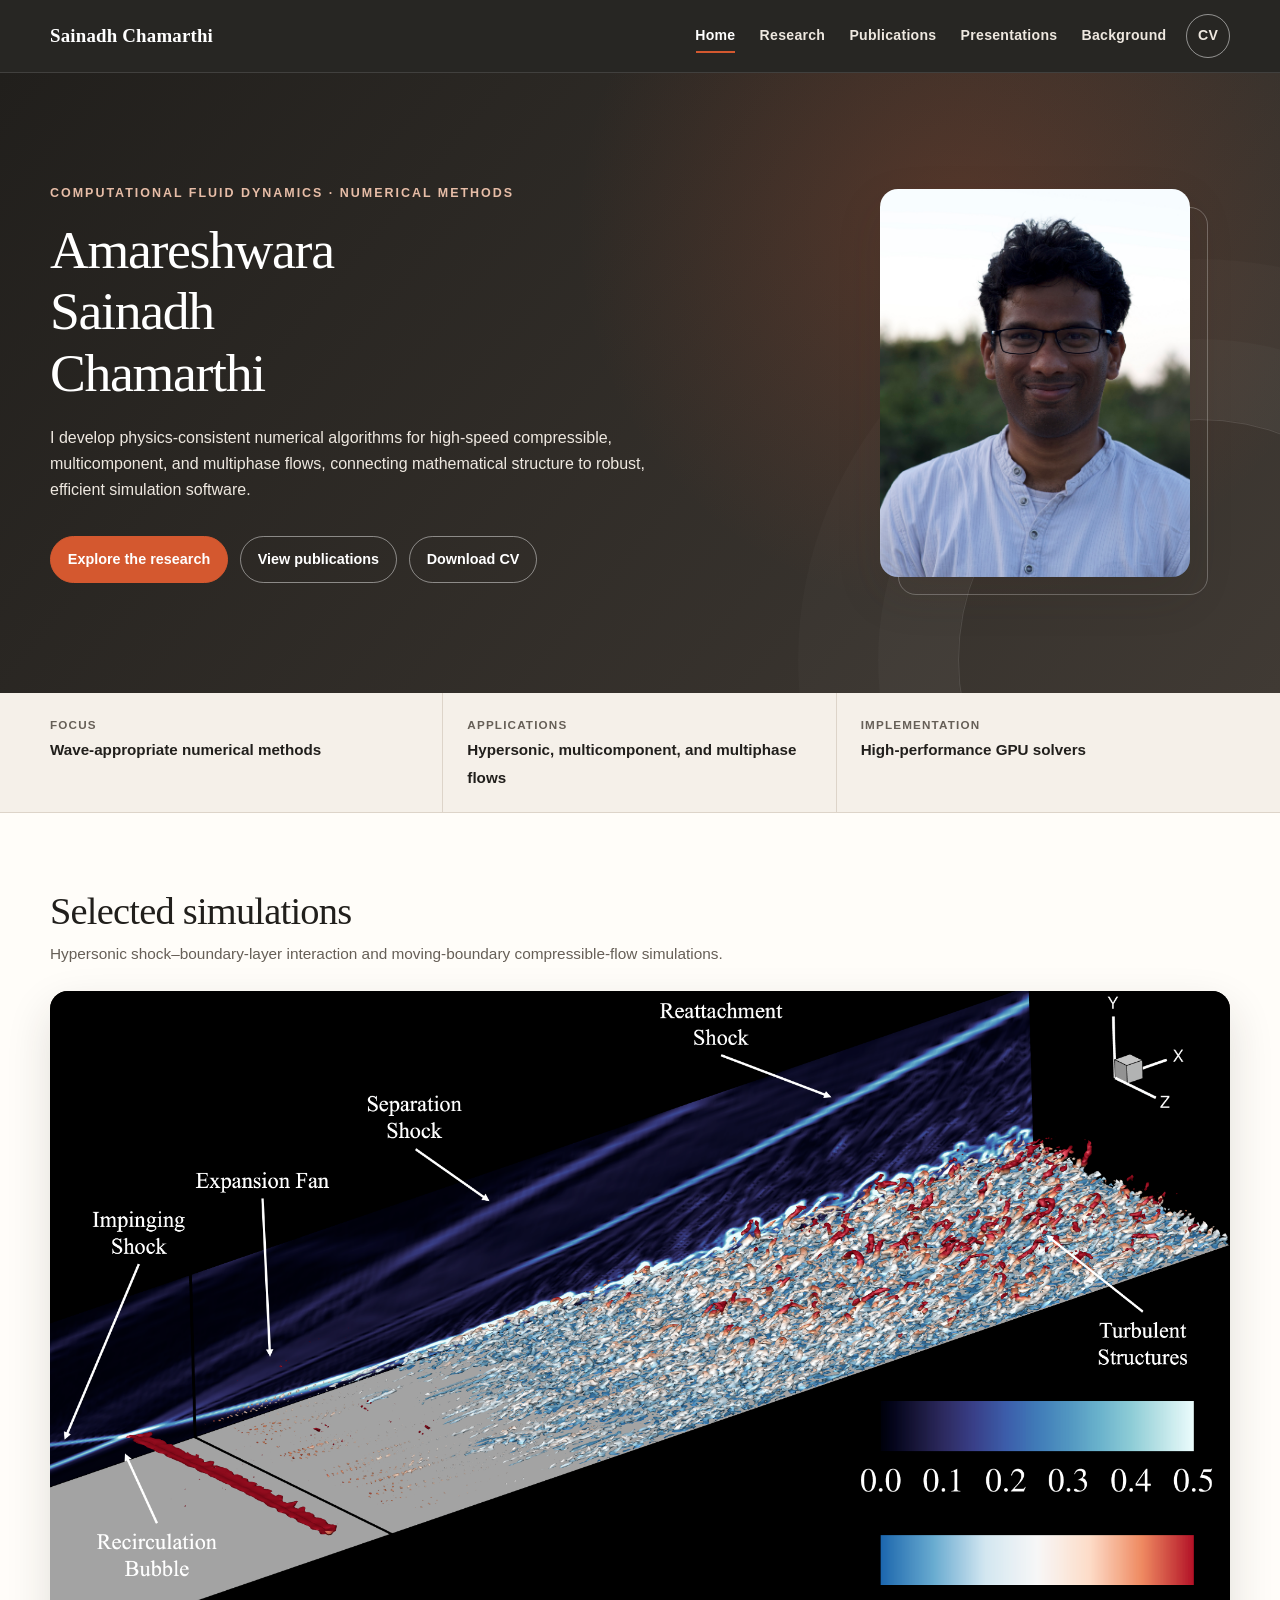
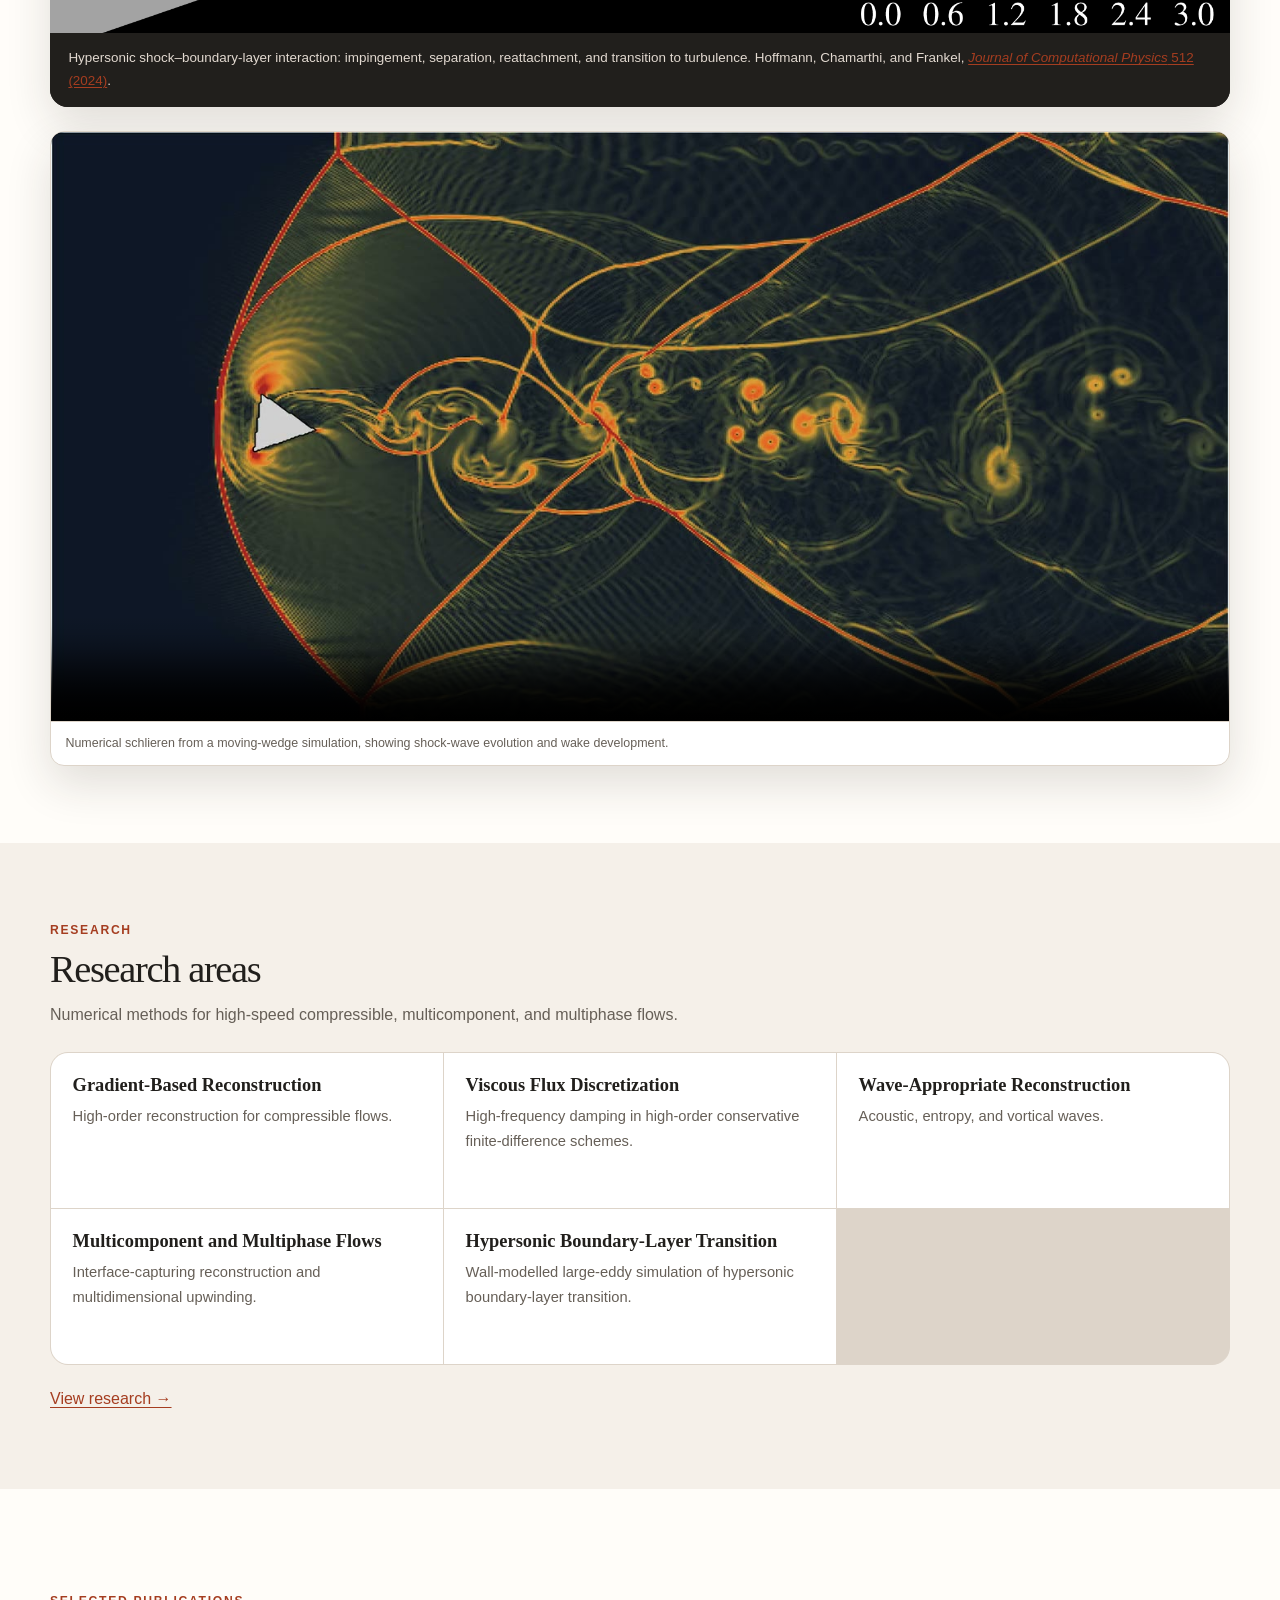
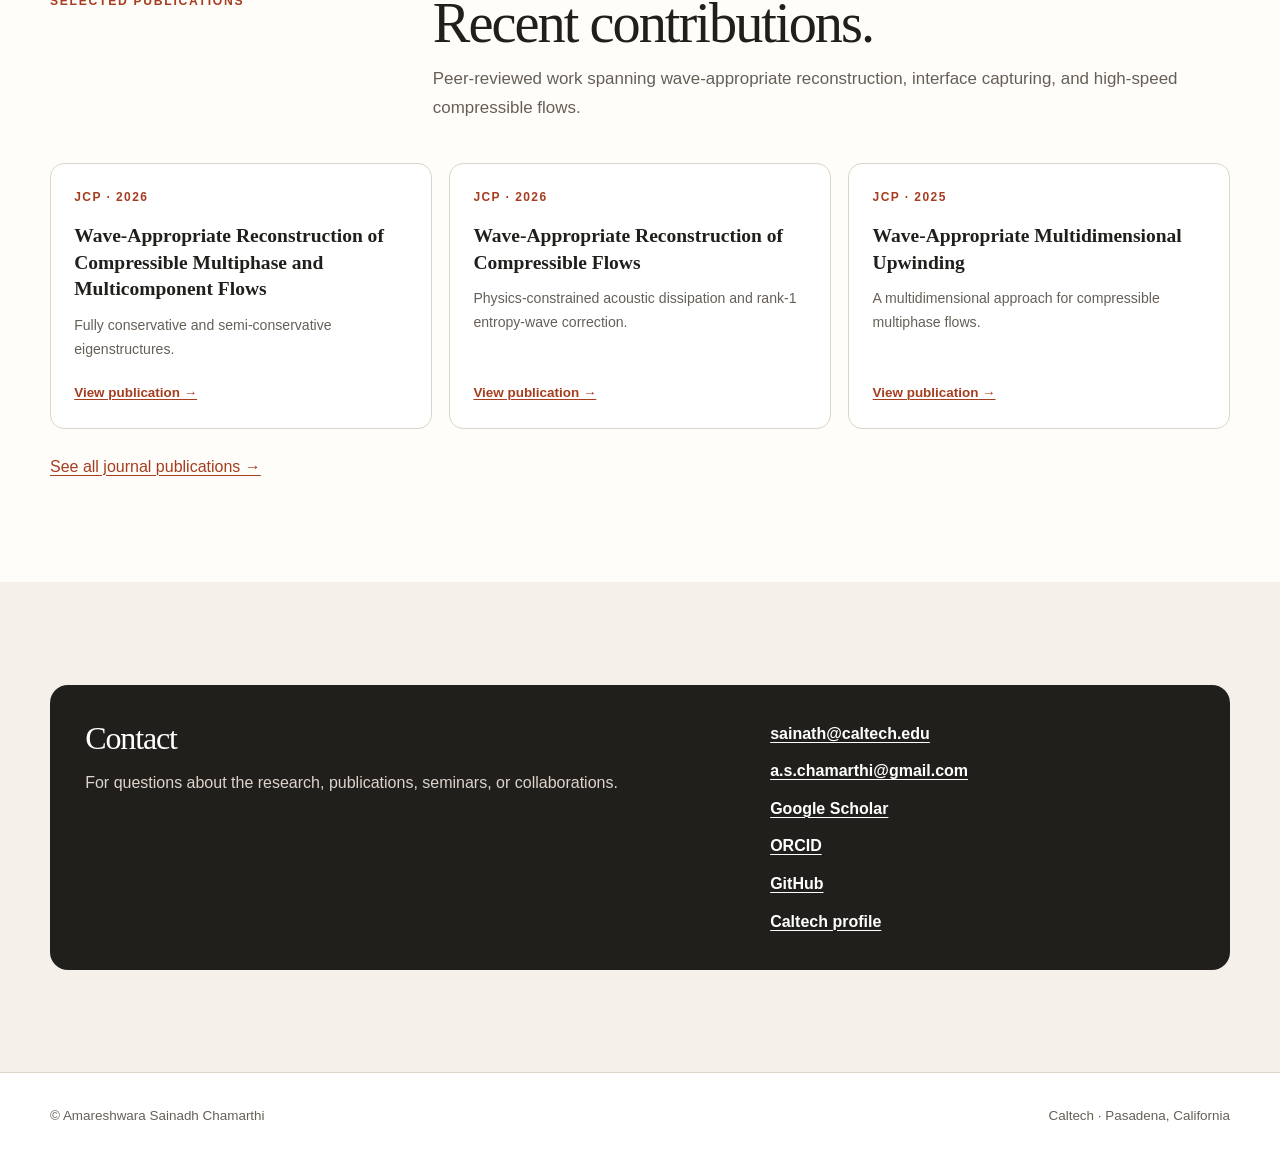
<file: index.html>
<!doctype html>
<html lang="en">
<head>
  <meta charset="utf-8">
  <meta name="viewport" content="width=device-width, initial-scale=1">
  <meta name="description" content="Amareshwara Sainadh Chamarthi - computational fluid dynamics, wave-appropriate numerical methods, hypersonic flows, and high-performance scientific computing.">
  <title>Sainadh Chamarthi | Computational Scientist</title>
  <link rel="stylesheet" href="styles.css?v=20260904c">
</head>
<body>
  <a class="skip-link" href="#main">Skip to main content</a>
  <header class="site-header">
    <div class="nav-shell">
      <a class="brand" href="index.html">Sainadh Chamarthi</a>
      <nav class="site-nav" aria-label="Primary navigation">
        <a href="index.html" aria-current="page">Home</a>
        <a href="research.html">Research</a>
        <a href="publications.html">Publications</a>
        <a href="presentations.html">Presentations</a>
        <a href="background.html">Background</a>
        <a class="nav-cv" href="assets/Sainath_Chamarthi_CV.pdf">CV</a>
      </nav>
    </div>
  </header>

  <main id="main">
    <section class="hero">
      <div class="container hero-grid">
        <div>
          <p class="eyebrow">Computational fluid dynamics · Numerical methods</p>
          <h1>Amareshwara Sainadh Chamarthi</h1>
          <p class="hero-lede">I develop physics-consistent numerical algorithms for high-speed compressible, multicomponent, and multiphase flows, connecting mathematical structure to robust, efficient simulation software.</p>
          <div class="hero-actions">
            <a class="button primary" href="research.html">Explore the research</a>
            <a class="button" href="publications.html">View publications</a>
            <a class="button" href="assets/Sainath_Chamarthi_CV.pdf">Download CV</a>
          </div>
        </div>
        <figure class="profile-card">
          <img src="assets/profile.jpg" alt="Portrait of Amareshwara Sainadh Chamarthi">
        </figure>
      </div>
    </section>

    <div class="status-strip">
      <div class="container status-grid">
        <div class="status-item"><span class="status-label">Focus</span><span class="status-value">Wave-appropriate numerical methods</span></div>
        <div class="status-item"><span class="status-label">Applications</span><span class="status-value">Hypersonic, multicomponent, and multiphase flows</span></div>
        <div class="status-item"><span class="status-label">Implementation</span><span class="status-value">High-performance GPU solvers</span></div>
      </div>
    </div>

    <section class="section featured-simulations">
      <div class="container">
        <div class="featured-simulations-head">
          <h2>Selected simulations</h2>
          <p>Hypersonic shock–boundary-layer interaction and moving-boundary compressible-flow simulations.</p>
        </div>
        <figure class="feature-figure">
          <img src="assets/hypersonic-transition.png" alt="Three-dimensional visualization of a hypersonic shock-boundary-layer interaction and transition to turbulence">
          <figcaption>Hypersonic shock–boundary-layer interaction: impingement, separation, reattachment, and transition to turbulence. Hoffmann, Chamarthi, and Frankel, <a href="https://doi.org/10.1016/j.jcp.2024.113128"><em>Journal of Computational Physics</em> 512 (2024)</a>.</figcaption>
        </figure>
        <figure class="chapter-figure solver-video homepage-simulation">
          <video controls muted loop playsinline preload="metadata" poster="assets/moving-wedge-poster.jpg" aria-label="Numerical schlieren animation of a moving wedge in compressible flow">
            <source src="assets/moving-wedge-schlieren.mp4" type="video/mp4">
            Your browser does not support embedded video.
          </video>
          <figcaption>Numerical schlieren from a moving-wedge simulation, showing shock-wave evolution and wake development.</figcaption>
        </figure>
      </div>
    </section>

    <section class="section alt research-summary">
      <div class="container">
        <div class="section-head">
          <p class="section-kicker">Research</p>
          <div>
            <h2>Research areas</h2>
            <p class="section-intro">Numerical methods for high-speed compressible, multicomponent, and multiphase flows.</p>
          </div>
        </div>
        <div class="story-grid">
          <article class="story-step"><h3>Gradient-Based Reconstruction</h3><p>High-order reconstruction for compressible flows.</p></article>
          <article class="story-step"><h3>Viscous Flux Discretization</h3><p>High-frequency damping in high-order conservative finite-difference schemes.</p></article>
          <article class="story-step"><h3>Wave-Appropriate Reconstruction</h3><p>Acoustic, entropy, and vortical waves.</p></article>
          <article class="story-step"><h3>Multicomponent and Multiphase Flows</h3><p>Interface-capturing reconstruction and multidimensional upwinding.</p></article>
          <article class="story-step"><h3>Hypersonic Boundary-Layer Transition</h3><p>Wall-modelled large-eddy simulation of hypersonic boundary-layer transition.</p></article>
        </div>
        <div style="margin-top:1.25rem"><a href="research.html">View research →</a></div>
      </div>
    </section>

    <section class="section">
      <div class="container">
        <div class="section-head">
          <p class="section-kicker">Selected publications</p>
          <div>
            <h2>Recent contributions.</h2>
            <p class="section-intro">Peer-reviewed work spanning wave-appropriate reconstruction, interface capturing, and high-speed compressible flows.</p>
          </div>
        </div>
        <div class="card-grid">
          <article class="pub-card"><span class="pub-year">JCP · 2026</span><h3>Wave-Appropriate Reconstruction of Compressible Multiphase and Multicomponent Flows</h3><p>Fully conservative and semi-conservative eigenstructures.</p><a href="https://doi.org/10.1016/j.jcp.2026.115314">View publication →</a></article>
          <article class="pub-card"><span class="pub-year">JCP · 2026</span><h3>Wave-Appropriate Reconstruction of Compressible Flows</h3><p>Physics-constrained acoustic dissipation and rank-1 entropy-wave correction.</p><a href="https://doi.org/10.1016/j.jcp.2026.115244">View publication →</a></article>
          <article class="pub-card"><span class="pub-year">JCP · 2025</span><h3>Wave-Appropriate Multidimensional Upwinding</h3><p>A multidimensional approach for compressible multiphase flows.</p><a href="https://doi.org/10.1016/j.jcp.2025.114157">View publication →</a></article>
        </div>
        <div style="margin-top:1.5rem"><a href="publications.html">See all journal publications →</a></div>
      </div>
    </section>

    <section class="section alt">
      <div class="container contact-panel">
        <div>
          <h2>Contact</h2>
          <p>For questions about the research, publications, seminars, or collaborations.</p>
        </div>
        <div class="contact-links">
          <a href="mailto:sainath@caltech.edu">sainath@caltech.edu</a>
          <a href="mailto:a.s.chamarthi@gmail.com">a.s.chamarthi@gmail.com</a>
          <a href="https://scholar.google.com/citations?user=FzmlT60AAAAJ&amp;hl=en">Google Scholar</a>
          <a href="https://orcid.org/0000-0003-4407-3159">ORCID</a>
          <a href="https://github.com/aschamarthi">GitHub</a>
          <a href="https://mce.caltech.edu/people/amareshwara-sainadh-chamarthi">Caltech profile</a>
        </div>
      </div>
    </section>
  </main>

  <footer class="site-footer"><div class="container footer-grid"><span>© Amareshwara Sainadh Chamarthi</span><span>Caltech · Pasadena, California</span></div></footer>
</body>
</html>
</file>
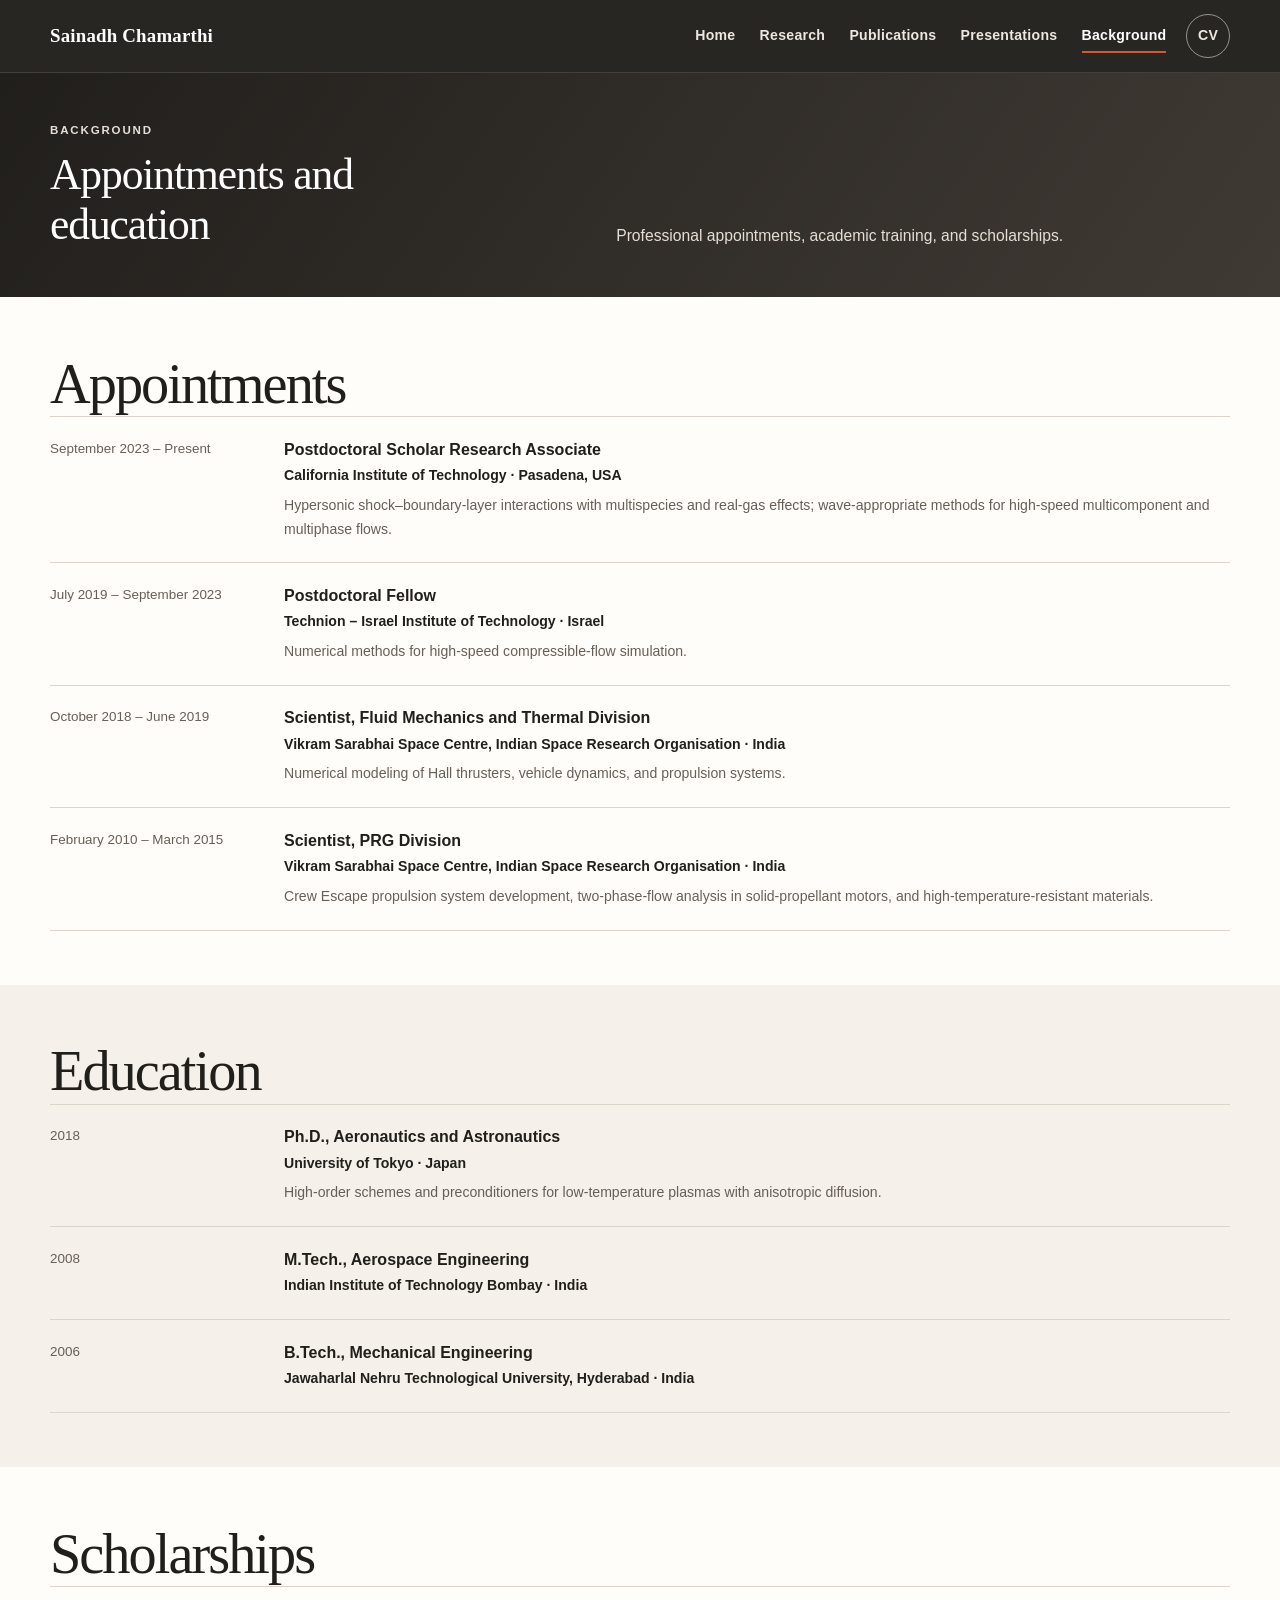
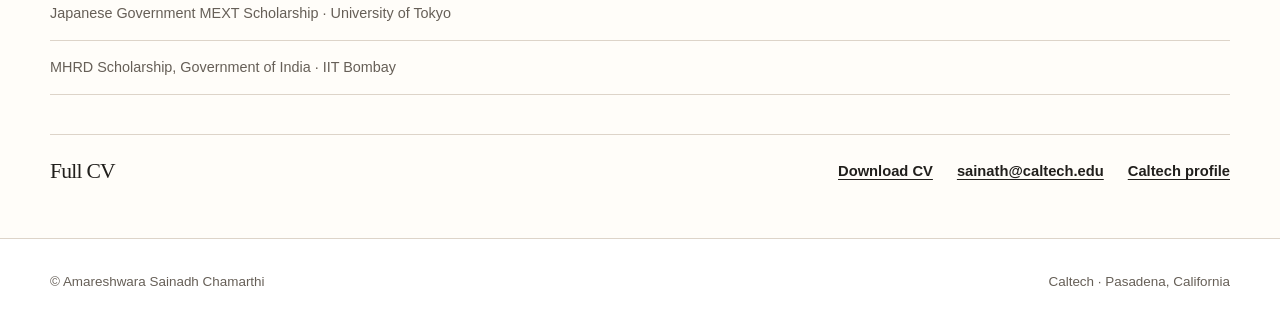
<file: background.html>
<!doctype html>
<html lang="en">
<head>
  <meta charset="utf-8"><meta name="viewport" content="width=device-width, initial-scale=1">
  <meta name="description" content="Appointments, education, and professional background of computational scientist Amareshwara Sainadh Chamarthi.">
  <title>Background | Sainadh Chamarthi</title><link rel="stylesheet" href="styles.css?v=20260904c">
</head>
<body>
  <a class="skip-link" href="#main">Skip to main content</a>
  <header class="site-header"><div class="nav-shell"><a class="brand" href="index.html">Sainadh Chamarthi</a><nav class="site-nav" aria-label="Primary navigation"><a href="index.html">Home</a><a href="research.html">Research</a><a href="publications.html">Publications</a><a href="presentations.html">Presentations</a><a href="background.html" aria-current="page">Background</a><a class="nav-cv" href="assets/Sainath_Chamarthi_CV.pdf">CV</a></nav></div></header>
  <main id="main">
    <section class="page-hero background-page-hero"><div class="container background-hero-grid">
      <div><p class="eyebrow">Background</p><h1>Appointments and education</h1></div>
      <p class="background-hero-summary">Professional appointments, academic training, and scholarships.</p>
    </div></section>
    <section class="section background-section"><div class="container"><h2 class="background-section-title">Appointments</h2>
      <div class="background-list">
        <article class="background-item"><div class="background-date">September 2023 – Present</div><div><h3>Postdoctoral Scholar Research Associate</h3><p class="background-org">California Institute of Technology · Pasadena, USA</p><p>Hypersonic shock–boundary-layer interactions with multispecies and real-gas effects; wave-appropriate methods for high-speed multicomponent and multiphase flows.</p></div></article>
        <article class="background-item"><div class="background-date">July 2019 – September 2023</div><div><h3>Postdoctoral Fellow</h3><p class="background-org">Technion – Israel Institute of Technology · Israel</p><p>Numerical methods for high-speed compressible-flow simulation.</p></div></article>
        <article class="background-item"><div class="background-date">October 2018 – June 2019</div><div><h3>Scientist, Fluid Mechanics and Thermal Division</h3><p class="background-org">Vikram Sarabhai Space Centre, Indian Space Research Organisation · India</p><p>Numerical modeling of Hall thrusters, vehicle dynamics, and propulsion systems.</p></div></article>
        <article class="background-item"><div class="background-date">February 2010 – March 2015</div><div><h3>Scientist, PRG Division</h3><p class="background-org">Vikram Sarabhai Space Centre, Indian Space Research Organisation · India</p><p>Crew Escape propulsion system development, two-phase-flow analysis in solid-propellant motors, and high-temperature-resistant materials.</p></div></article>
      </div>
    </div></section>
    <section class="section alt background-section"><div class="container"><h2 class="background-section-title">Education</h2>
      <div class="background-list">
        <article class="background-item"><div class="background-date">2018</div><div><h3>Ph.D., Aeronautics and Astronautics</h3><p class="background-org">University of Tokyo · Japan</p><p>High-order schemes and preconditioners for low-temperature plasmas with anisotropic diffusion.</p></div></article>
        <article class="background-item"><div class="background-date">2008</div><div><h3>M.Tech., Aerospace Engineering</h3><p class="background-org">Indian Institute of Technology Bombay · India</p></div></article>
        <article class="background-item"><div class="background-date">2006</div><div><h3>B.Tech., Mechanical Engineering</h3><p class="background-org">Jawaharlal Nehru Technological University, Hyderabad · India</p></div></article>
      </div>
    </div></section>
    <section class="section background-section"><div class="container"><h2 class="background-section-title">Scholarships</h2>
      <div class="recognition-list"><p>Japanese Government MEXT Scholarship · University of Tokyo</p><p>MHRD Scholarship, Government of India · IIT Bombay</p></div>
      <div class="resource-strip background-links"><h2>Full CV</h2><div class="resource-links"><a href="assets/Sainath_Chamarthi_CV.pdf">Download CV</a><a href="mailto:sainath@caltech.edu">sainath@caltech.edu</a><a href="https://mce.caltech.edu/people/amareshwara-sainadh-chamarthi">Caltech profile</a></div></div>
    </div></section>
  </main>
  <footer class="site-footer"><div class="container footer-grid"><span>© Amareshwara Sainadh Chamarthi</span><span>Caltech · Pasadena, California</span></div></footer>
</body>
</html>
</file>
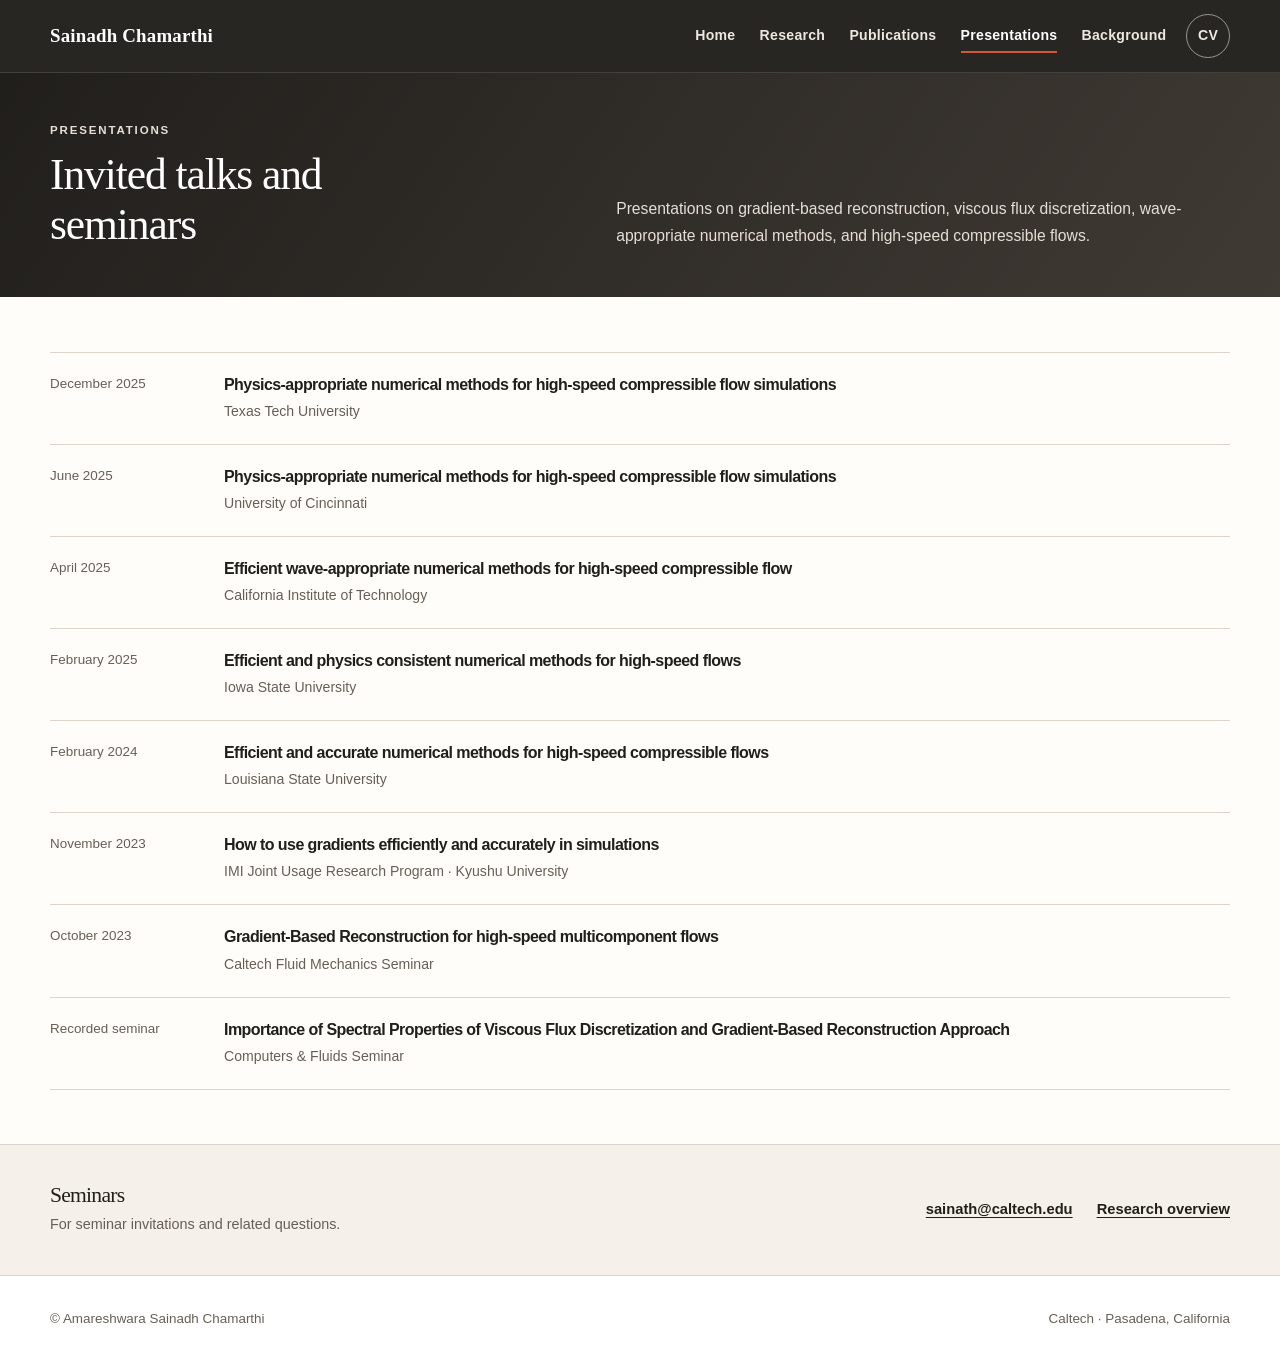
<file: presentations.html>
<!doctype html>
<html lang="en">
<head>
  <meta charset="utf-8"><meta name="viewport" content="width=device-width, initial-scale=1">
  <meta name="description" content="Invited presentations by Amareshwara Sainadh Chamarthi on physics-appropriate numerical methods and high-speed compressible flow.">
  <title>Presentations | Sainadh Chamarthi</title><link rel="stylesheet" href="styles.css?v=20260904c">
</head>
<body>
  <a class="skip-link" href="#main">Skip to main content</a>
  <header class="site-header"><div class="nav-shell"><a class="brand" href="index.html">Sainadh Chamarthi</a><nav class="site-nav" aria-label="Primary navigation"><a href="index.html">Home</a><a href="research.html">Research</a><a href="publications.html">Publications</a><a href="presentations.html" aria-current="page">Presentations</a><a href="background.html">Background</a><a class="nav-cv" href="assets/Sainath_Chamarthi_CV.pdf">CV</a></nav></div></header>
  <main id="main">
    <section class="page-hero presentations-page-hero"><div class="container presentations-hero-grid">
      <div><p class="eyebrow">Presentations</p><h1>Invited talks and seminars</h1></div>
      <p class="presentations-hero-summary">Presentations on gradient-based reconstruction, viscous flux discretization, wave-appropriate numerical methods, and high-speed compressible flows.</p>
    </div></section>
    <section class="section presentations-list-section"><div class="container">
      <div class="talk-list">
        <article class="talk-item"><div class="talk-date">December 2025</div><div><h2>Physics-appropriate numerical methods for high-speed compressible flow simulations</h2><p>Texas Tech University</p></div></article>
        <article class="talk-item"><div class="talk-date">June 2025</div><div><h2>Physics-appropriate numerical methods for high-speed compressible flow simulations</h2><p>University of Cincinnati</p></div></article>
        <article class="talk-item"><div class="talk-date">April 2025</div><div><h2>Efficient wave-appropriate numerical methods for high-speed compressible flow</h2><p>California Institute of Technology</p></div></article>
        <article class="talk-item"><div class="talk-date">February 2025</div><div><h2>Efficient and physics consistent numerical methods for high-speed flows</h2><p>Iowa State University</p></div></article>
        <article class="talk-item"><div class="talk-date">February 2024</div><div><h2>Efficient and accurate numerical methods for high-speed compressible flows</h2><p>Louisiana State University</p></div></article>
        <article class="talk-item"><div class="talk-date">November 2023</div><div><h2>How to use gradients efficiently and accurately in simulations</h2><p>IMI Joint Usage Research Program · Kyushu University</p></div></article>
        <article class="talk-item"><div class="talk-date">October 2023</div><div><h2>Gradient-Based Reconstruction for high-speed multicomponent flows</h2><p>Caltech Fluid Mechanics Seminar</p></div></article>
        <article class="talk-item"><div class="talk-date">Recorded seminar</div><div><h2><a href="https://doi.org/10.52843/cassyni.8mtklm">Importance of Spectral Properties of Viscous Flux Discretization and Gradient-Based Reconstruction Approach</a></h2><p>Computers &amp; Fluids Seminar</p></div></article>
      </div>
    </div></section>
    <section class="section alt presentations-links"><div class="container resource-strip"><div><h2>Seminars</h2><p>For seminar invitations and related questions.</p></div><div class="resource-links"><a href="mailto:sainath@caltech.edu">sainath@caltech.edu</a><a href="research.html">Research overview</a></div></div></section>
  </main>
  <footer class="site-footer"><div class="container footer-grid"><span>© Amareshwara Sainadh Chamarthi</span><span>Caltech · Pasadena, California</span></div></footer>
</body>
</html>
</file>
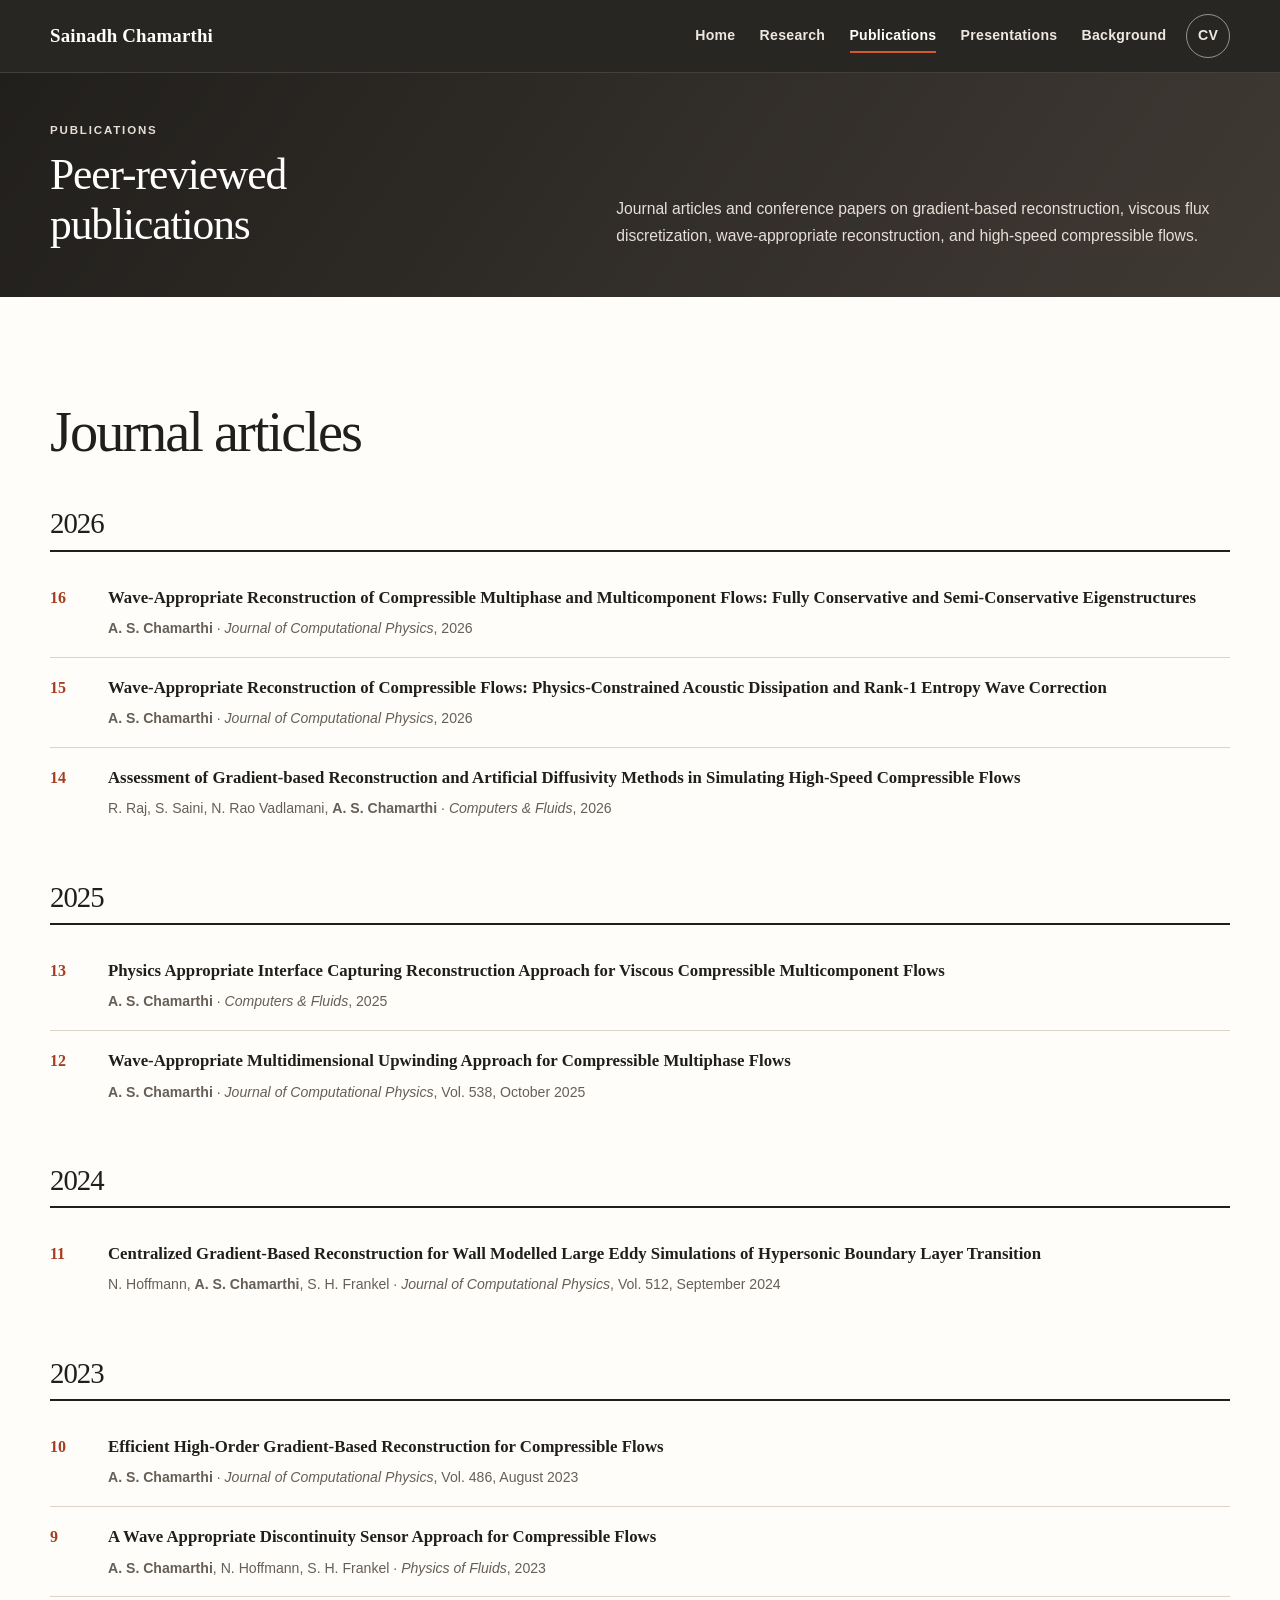
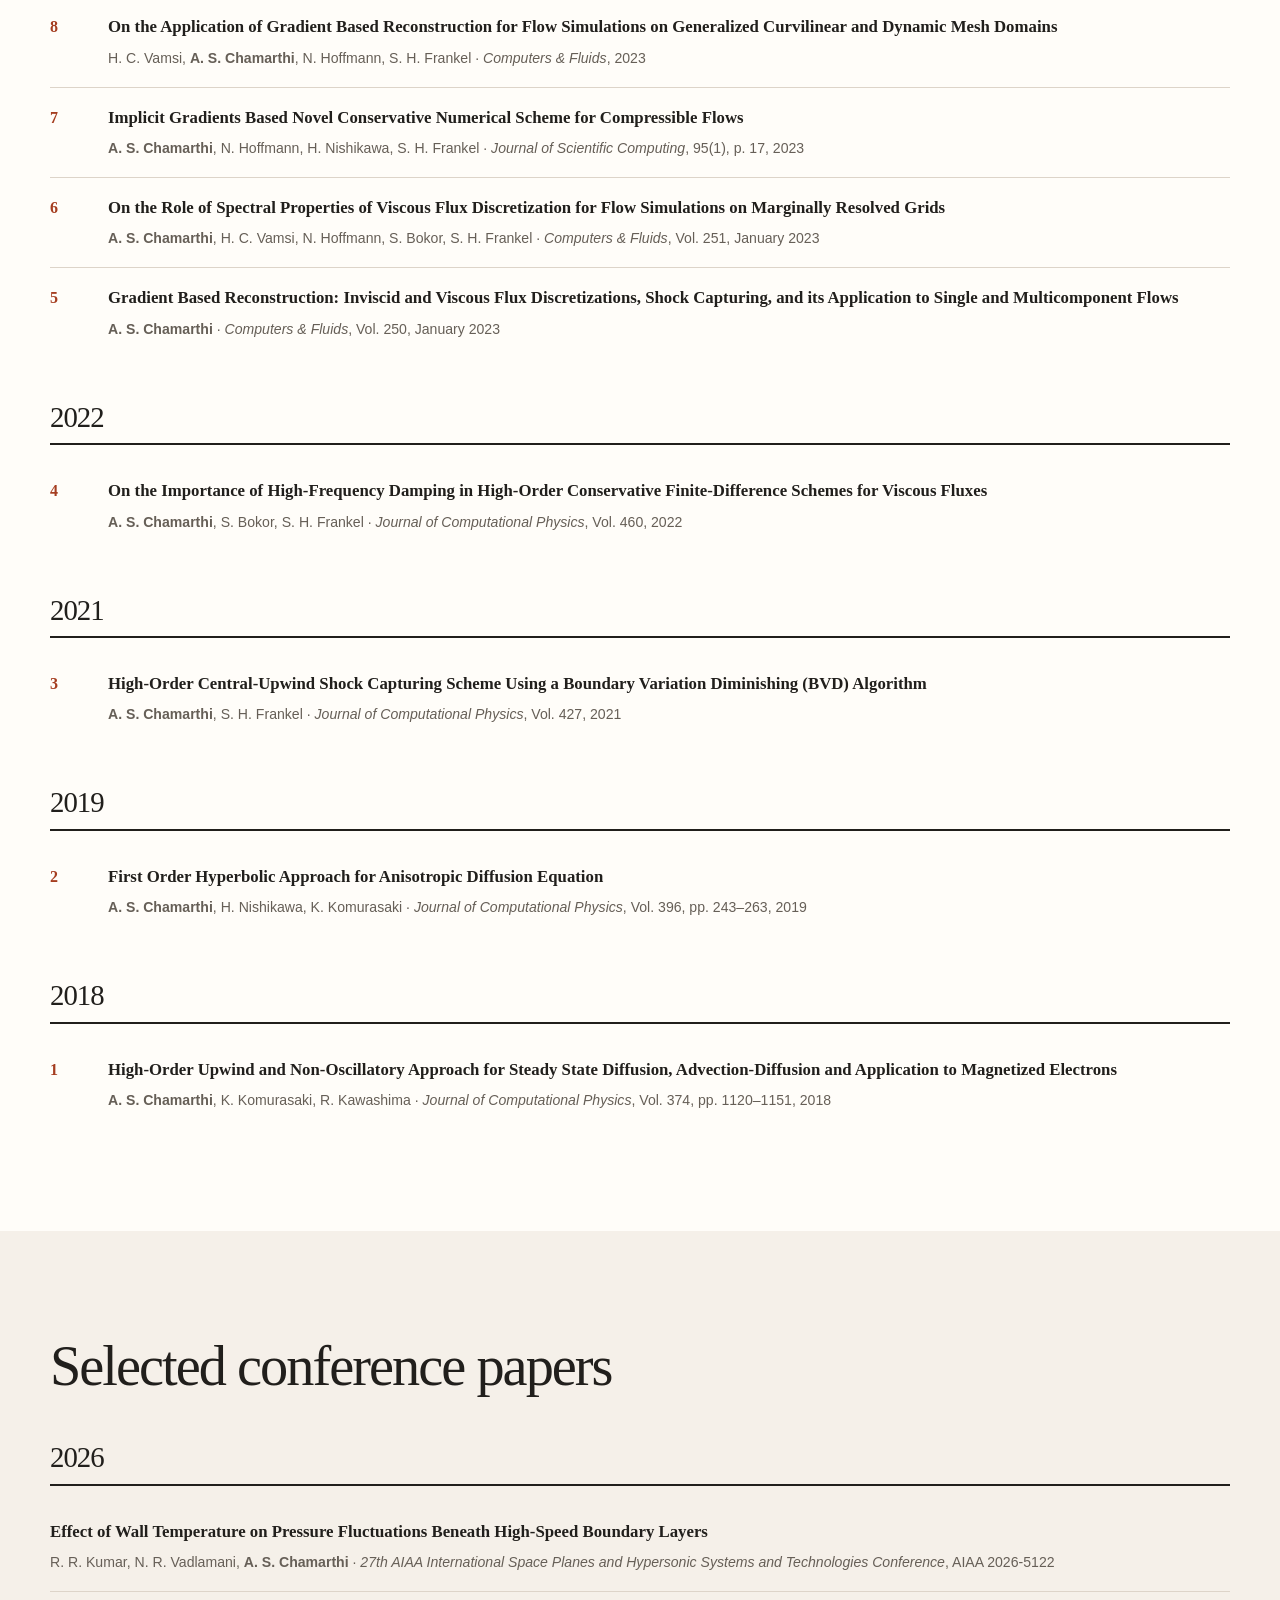
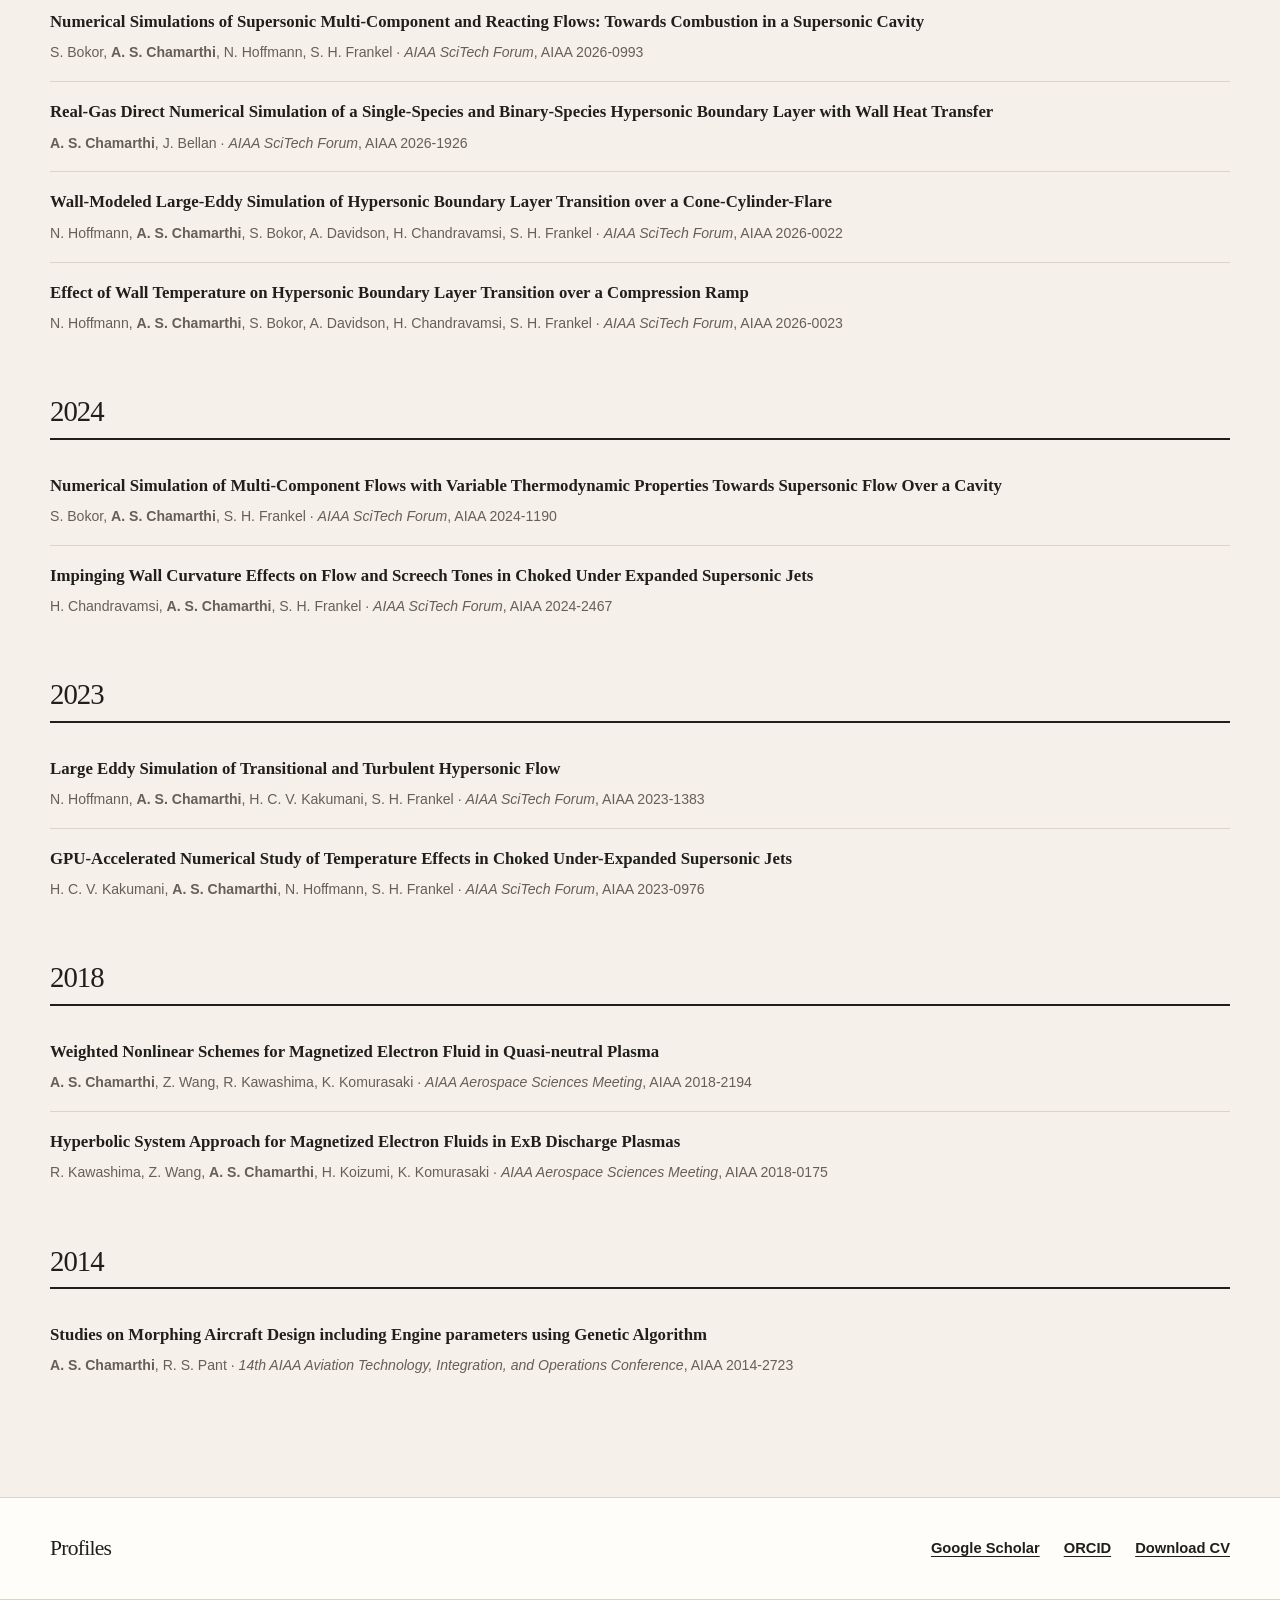
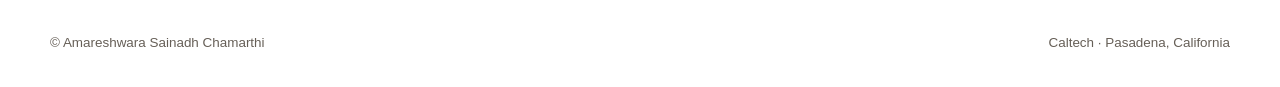
<file: publications.html>
<!doctype html>
<html lang="en">
<head>
  <meta charset="utf-8"><meta name="viewport" content="width=device-width, initial-scale=1">
  <meta name="description" content="Journal and conference publications by Amareshwara Sainadh Chamarthi on numerical methods for compressible, multicomponent, and multiphase flows.">
  <title>Publications | Sainadh Chamarthi</title><link rel="stylesheet" href="styles.css?v=20260904c">
</head>
<body>
  <a class="skip-link" href="#main">Skip to main content</a>
  <header class="site-header"><div class="nav-shell"><a class="brand" href="index.html">Sainadh Chamarthi</a><nav class="site-nav" aria-label="Primary navigation"><a href="index.html">Home</a><a href="research.html">Research</a><a href="publications.html" aria-current="page">Publications</a><a href="presentations.html">Presentations</a><a href="background.html">Background</a><a class="nav-cv" href="assets/Sainath_Chamarthi_CV.pdf">CV</a></nav></div></header>
  <main id="main">
    <section class="page-hero publications-page-hero"><div class="container publications-hero-grid">
      <div><p class="eyebrow">Publications</p><h1>Peer-reviewed publications</h1></div>
      <p class="publications-hero-summary">Journal articles and conference papers on gradient-based reconstruction, viscous flux discretization, wave-appropriate reconstruction, and high-speed compressible flows.</p>
    </div></section>
    <section class="section"><div class="container publication-list">
      <h2 class="publication-section-title">Journal articles</h2>
      <section class="publication-year"><h2>2026</h2>
        <article class="publication-entry"><span class="pub-number">16</span><div><a class="publication-title" href="https://doi.org/10.1016/j.jcp.2026.115314">Wave-Appropriate Reconstruction of Compressible Multiphase and Multicomponent Flows: Fully Conservative and Semi-Conservative Eigenstructures</a><div class="publication-meta"><strong>A. S. Chamarthi</strong> · <em>Journal of Computational Physics</em>, 2026</div></div></article>
        <article class="publication-entry"><span class="pub-number">15</span><div><a class="publication-title" href="https://doi.org/10.1016/j.jcp.2026.115244">Wave-Appropriate Reconstruction of Compressible Flows: Physics-Constrained Acoustic Dissipation and Rank-1 Entropy Wave Correction</a><div class="publication-meta"><strong>A. S. Chamarthi</strong> · <em>Journal of Computational Physics</em>, 2026</div></div></article>
        <article class="publication-entry"><span class="pub-number">14</span><div><a class="publication-title" href="https://arxiv.org/abs/2511.18042">Assessment of Gradient-based Reconstruction and Artificial Diffusivity Methods in Simulating High-Speed Compressible Flows</a><div class="publication-meta">R. Raj, S. Saini, N. Rao Vadlamani, <strong>A. S. Chamarthi</strong> · <em>Computers &amp; Fluids</em>, 2026</div></div></article>
      </section>
      <section class="publication-year"><h2>2025</h2>
        <article class="publication-entry"><span class="pub-number">13</span><div><a class="publication-title" href="https://doi.org/10.1016/j.compfluid.2025.106858">Physics Appropriate Interface Capturing Reconstruction Approach for Viscous Compressible Multicomponent Flows</a><div class="publication-meta"><strong>A. S. Chamarthi</strong> · <em>Computers &amp; Fluids</em>, 2025</div></div></article>
        <article class="publication-entry"><span class="pub-number">12</span><div><a class="publication-title" href="https://doi.org/10.1016/j.jcp.2025.114157">Wave-Appropriate Multidimensional Upwinding Approach for Compressible Multiphase Flows</a><div class="publication-meta"><strong>A. S. Chamarthi</strong> · <em>Journal of Computational Physics</em>, Vol. 538, October 2025</div></div></article>
      </section>
      <section class="publication-year"><h2>2024</h2>
        <article class="publication-entry"><span class="pub-number">11</span><div><a class="publication-title" href="https://doi.org/10.1016/j.jcp.2024.113128">Centralized Gradient-Based Reconstruction for Wall Modelled Large Eddy Simulations of Hypersonic Boundary Layer Transition</a><div class="publication-meta">N. Hoffmann, <strong>A. S. Chamarthi</strong>, S. H. Frankel · <em>Journal of Computational Physics</em>, Vol. 512, September 2024</div></div></article>
      </section>
      <section class="publication-year"><h2>2023</h2>
        <article class="publication-entry"><span class="pub-number">10</span><div><a class="publication-title" href="https://www.sciencedirect.com/science/article/abs/pii/S0021999123002140">Efficient High-Order Gradient-Based Reconstruction for Compressible Flows</a><div class="publication-meta"><strong>A. S. Chamarthi</strong> · <em>Journal of Computational Physics</em>, Vol. 486, August 2023</div></div></article>
        <article class="publication-entry"><span class="pub-number">9</span><div><a class="publication-title" href="https://doi.org/10.1063/5.0149314">A Wave Appropriate Discontinuity Sensor Approach for Compressible Flows</a><div class="publication-meta"><strong>A. S. Chamarthi</strong>, N. Hoffmann, S. H. Frankel · <em>Physics of Fluids</em>, 2023</div></div></article>
        <article class="publication-entry"><span class="pub-number">8</span><div><a class="publication-title" href="https://doi.org/10.1016/j.compfluid.2023.105859">On the Application of Gradient Based Reconstruction for Flow Simulations on Generalized Curvilinear and Dynamic Mesh Domains</a><div class="publication-meta">H. C. Vamsi, <strong>A. S. Chamarthi</strong>, N. Hoffmann, S. H. Frankel · <em>Computers &amp; Fluids</em>, 2023</div></div></article>
        <article class="publication-entry"><span class="pub-number">7</span><div><a class="publication-title" href="https://link.springer.com/article/10.1007/s10915-023-02141-5">Implicit Gradients Based Novel Conservative Numerical Scheme for Compressible Flows</a><div class="publication-meta"><strong>A. S. Chamarthi</strong>, N. Hoffmann, H. Nishikawa, S. H. Frankel · <em>Journal of Scientific Computing</em>, 95(1), p. 17, 2023</div></div></article>
        <article class="publication-entry"><span class="pub-number">6</span><div><a class="publication-title" href="https://doi.org/10.1016/j.compfluid.2022.105742">On the Role of Spectral Properties of Viscous Flux Discretization for Flow Simulations on Marginally Resolved Grids</a><div class="publication-meta"><strong>A. S. Chamarthi</strong>, H. C. Vamsi, N. Hoffmann, S. Bokor, S. H. Frankel · <em>Computers &amp; Fluids</em>, Vol. 251, January 2023</div></div></article>
        <article class="publication-entry"><span class="pub-number">5</span><div><a class="publication-title" href="https://www.sciencedirect.com/science/article/abs/pii/S0045793022002997">Gradient Based Reconstruction: Inviscid and Viscous Flux Discretizations, Shock Capturing, and its Application to Single and Multicomponent Flows</a><div class="publication-meta"><strong>A. S. Chamarthi</strong> · <em>Computers &amp; Fluids</em>, Vol. 250, January 2023</div></div></article>
      </section>
      <section class="publication-year"><h2>2022</h2>
        <article class="publication-entry"><span class="pub-number">4</span><div><a class="publication-title" href="https://doi.org/10.1016/j.jcp.2022.111195">On the Importance of High-Frequency Damping in High-Order Conservative Finite-Difference Schemes for Viscous Fluxes</a><div class="publication-meta"><strong>A. S. Chamarthi</strong>, S. Bokor, S. H. Frankel · <em>Journal of Computational Physics</em>, Vol. 460, 2022</div></div></article>
      </section>
      <section class="publication-year"><h2>2021</h2>
        <article class="publication-entry"><span class="pub-number">3</span><div><a class="publication-title" href="https://doi.org/10.1016/j.jcp.2020.110067">High-Order Central-Upwind Shock Capturing Scheme Using a Boundary Variation Diminishing (BVD) Algorithm</a><div class="publication-meta"><strong>A. S. Chamarthi</strong>, S. H. Frankel · <em>Journal of Computational Physics</em>, Vol. 427, 2021</div></div></article>
      </section>
      <section class="publication-year"><h2>2019</h2>
        <article class="publication-entry"><span class="pub-number">2</span><div><a class="publication-title" href="https://doi.org/10.1016/j.jcp.2019.06.064">First Order Hyperbolic Approach for Anisotropic Diffusion Equation</a><div class="publication-meta"><strong>A. S. Chamarthi</strong>, H. Nishikawa, K. Komurasaki · <em>Journal of Computational Physics</em>, Vol. 396, pp. 243–263, 2019</div></div></article>
      </section>
      <section class="publication-year"><h2>2018</h2>
        <article class="publication-entry"><span class="pub-number">1</span><div><a class="publication-title" href="https://doi.org/10.1016/j.jcp.2018.08.018">High-Order Upwind and Non-Oscillatory Approach for Steady State Diffusion, Advection-Diffusion and Application to Magnetized Electrons</a><div class="publication-meta"><strong>A. S. Chamarthi</strong>, K. Komurasaki, R. Kawashima · <em>Journal of Computational Physics</em>, Vol. 374, pp. 1120–1151, 2018</div></div></article>
      </section>
    </div></section>
    <section class="section alt"><div class="container publication-list conference-publications">
      <h2 class="publication-section-title">Selected conference papers</h2>
      <section class="publication-year"><h2>2026</h2>
        <article class="publication-entry conference-entry"><div><a class="publication-title" href="https://doi.org/10.2514/6.2026-5122">Effect of Wall Temperature on Pressure Fluctuations Beneath High-Speed Boundary Layers</a><div class="publication-meta">R. R. Kumar, N. R. Vadlamani, <strong>A. S. Chamarthi</strong> · <em>27th AIAA International Space Planes and Hypersonic Systems and Technologies Conference</em>, AIAA 2026-5122</div></div></article>
        <article class="publication-entry conference-entry"><div><a class="publication-title" href="https://doi.org/10.2514/6.2026-0993">Numerical Simulations of Supersonic Multi-Component and Reacting Flows: Towards Combustion in a Supersonic Cavity</a><div class="publication-meta">S. Bokor, <strong>A. S. Chamarthi</strong>, N. Hoffmann, S. H. Frankel · <em>AIAA SciTech Forum</em>, AIAA 2026-0993</div></div></article>
        <article class="publication-entry conference-entry"><div><a class="publication-title" href="https://doi.org/10.2514/6.2026-1926">Real-Gas Direct Numerical Simulation of a Single-Species and Binary-Species Hypersonic Boundary Layer with Wall Heat Transfer</a><div class="publication-meta"><strong>A. S. Chamarthi</strong>, J. Bellan · <em>AIAA SciTech Forum</em>, AIAA 2026-1926</div></div></article>
        <article class="publication-entry conference-entry"><div><a class="publication-title" href="https://doi.org/10.2514/6.2026-0022">Wall-Modeled Large-Eddy Simulation of Hypersonic Boundary Layer Transition over a Cone-Cylinder-Flare</a><div class="publication-meta">N. Hoffmann, <strong>A. S. Chamarthi</strong>, S. Bokor, A. Davidson, H. Chandravamsi, S. H. Frankel · <em>AIAA SciTech Forum</em>, AIAA 2026-0022</div></div></article>
        <article class="publication-entry conference-entry"><div><a class="publication-title" href="https://doi.org/10.2514/6.2026-0023">Effect of Wall Temperature on Hypersonic Boundary Layer Transition over a Compression Ramp</a><div class="publication-meta">N. Hoffmann, <strong>A. S. Chamarthi</strong>, S. Bokor, A. Davidson, H. Chandravamsi, S. H. Frankel · <em>AIAA SciTech Forum</em>, AIAA 2026-0023</div></div></article>
      </section>
      <section class="publication-year"><h2>2024</h2>
        <article class="publication-entry conference-entry"><div><a class="publication-title" href="https://doi.org/10.2514/6.2024-1190">Numerical Simulation of Multi-Component Flows with Variable Thermodynamic Properties Towards Supersonic Flow Over a Cavity</a><div class="publication-meta">S. Bokor, <strong>A. S. Chamarthi</strong>, S. H. Frankel · <em>AIAA SciTech Forum</em>, AIAA 2024-1190</div></div></article>
        <article class="publication-entry conference-entry"><div><a class="publication-title" href="https://doi.org/10.2514/6.2024-2467">Impinging Wall Curvature Effects on Flow and Screech Tones in Choked Under Expanded Supersonic Jets</a><div class="publication-meta">H. Chandravamsi, <strong>A. S. Chamarthi</strong>, S. H. Frankel · <em>AIAA SciTech Forum</em>, AIAA 2024-2467</div></div></article>
      </section>
      <section class="publication-year"><h2>2023</h2>
        <article class="publication-entry conference-entry"><div><a class="publication-title" href="https://doi.org/10.2514/6.2023-1383">Large Eddy Simulation of Transitional and Turbulent Hypersonic Flow</a><div class="publication-meta">N. Hoffmann, <strong>A. S. Chamarthi</strong>, H. C. V. Kakumani, S. H. Frankel · <em>AIAA SciTech Forum</em>, AIAA 2023-1383</div></div></article>
        <article class="publication-entry conference-entry"><div><a class="publication-title" href="https://doi.org/10.2514/6.2023-0976">GPU-Accelerated Numerical Study of Temperature Effects in Choked Under-Expanded Supersonic Jets</a><div class="publication-meta">H. C. V. Kakumani, <strong>A. S. Chamarthi</strong>, N. Hoffmann, S. H. Frankel · <em>AIAA SciTech Forum</em>, AIAA 2023-0976</div></div></article>
      </section>
      <section class="publication-year"><h2>2018</h2>
        <article class="publication-entry conference-entry"><div><a class="publication-title" href="https://doi.org/10.2514/6.2018-2194">Weighted Nonlinear Schemes for Magnetized Electron Fluid in Quasi-neutral Plasma</a><div class="publication-meta"><strong>A. S. Chamarthi</strong>, Z. Wang, R. Kawashima, K. Komurasaki · <em>AIAA Aerospace Sciences Meeting</em>, AIAA 2018-2194</div></div></article>
        <article class="publication-entry conference-entry"><div><a class="publication-title" href="https://doi.org/10.2514/6.2018-0175">Hyperbolic System Approach for Magnetized Electron Fluids in ExB Discharge Plasmas</a><div class="publication-meta">R. Kawashima, Z. Wang, <strong>A. S. Chamarthi</strong>, H. Koizumi, K. Komurasaki · <em>AIAA Aerospace Sciences Meeting</em>, AIAA 2018-0175</div></div></article>
      </section>
      <section class="publication-year"><h2>2014</h2>
        <article class="publication-entry conference-entry"><div><a class="publication-title" href="https://doi.org/10.2514/6.2014-2723">Studies on Morphing Aircraft Design including Engine parameters using Genetic Algorithm</a><div class="publication-meta"><strong>A. S. Chamarthi</strong>, R. S. Pant · <em>14th AIAA Aviation Technology, Integration, and Operations Conference</em>, AIAA 2014-2723</div></div></article>
      </section>
    </div></section>
    <section class="section publications-links"><div class="container resource-strip"><h2>Profiles</h2><div class="resource-links"><a href="https://scholar.google.com/citations?user=FzmlT60AAAAJ&amp;hl=en">Google Scholar</a><a href="https://orcid.org/0000-0003-4407-3159">ORCID</a><a href="assets/Sainath_Chamarthi_CV.pdf">Download CV</a></div></div></section>
  </main>
  <footer class="site-footer"><div class="container footer-grid"><span>© Amareshwara Sainadh Chamarthi</span><span>Caltech · Pasadena, California</span></div></footer>
</body>
</html>
</file>
<file: styles.css>
:root {
  --ink: #211f1c;
  --ink-soft: #665f57;
  --navy: #211f1c;
  --navy-2: #403a34;
  --orange: #d4582f;
  --orange-dark: #a53d20;
  --sky: #eadbca;
  --paper: #fffdf9;
  --wash: #f5f0e9;
  --line: #ddd4c9;
  --shadow: 0 18px 45px rgba(45, 38, 31, 0.14);
  --radius: 18px;
  --max: 1180px;
}

* { box-sizing: border-box; }

html { scroll-behavior: smooth; }

body {
  margin: 0;
  color: var(--ink);
  background: var(--paper);
  font-family: Inter, ui-sans-serif, -apple-system, BlinkMacSystemFont, "Segoe UI", sans-serif;
  font-size: 16px;
  line-height: 1.7;
  text-rendering: optimizeLegibility;
}

img { display: block; max-width: 100%; }

a { color: var(--orange-dark); text-decoration-thickness: 1px; text-underline-offset: 0.18em; }
a:hover { color: var(--orange); }

.skip-link {
  position: absolute;
  left: -999px;
  top: 0;
  z-index: 100;
  padding: 0.65rem 1rem;
  color: white;
  background: var(--orange-dark);
}

.skip-link:focus { left: 1rem; top: 1rem; }

.site-header {
  position: sticky;
  top: 0;
  z-index: 50;
  border-bottom: 1px solid rgba(255,255,255,0.12);
  background: rgba(33, 31, 28, 0.97);
  backdrop-filter: blur(14px);
}

.nav-shell {
  width: min(calc(100% - 2rem), var(--max));
  min-height: 72px;
  margin: 0 auto;
  display: flex;
  align-items: center;
  justify-content: space-between;
  gap: 2rem;
}

.brand {
  color: white;
  font-family: Georgia, "Times New Roman", serif;
  font-size: 1.18rem;
  font-weight: 700;
  letter-spacing: 0.01em;
  text-decoration: none;
  white-space: nowrap;
}

.site-nav { display: flex; align-items: center; gap: 0.15rem; }

.site-nav a {
  position: relative;
  padding: 0.55rem 0.68rem;
  color: #eee8e0;
  font-size: 0.88rem;
  font-weight: 650;
  letter-spacing: 0.02em;
  text-decoration: none;
}

.site-nav a::after {
  position: absolute;
  right: 0.7rem;
  bottom: 0.26rem;
  left: 0.7rem;
  height: 2px;
  content: "";
  background: var(--orange);
  transform: scaleX(0);
  transform-origin: left;
  transition: transform 160ms ease;
}

.site-nav a:hover,
.site-nav a[aria-current="page"] { color: white; }
.site-nav a:hover::after,
.site-nav a[aria-current="page"]::after { transform: scaleX(1); }

.nav-cv {
  margin-left: 0.4rem;
  border: 1px solid rgba(255,255,255,0.5);
  border-radius: 999px;
}
.nav-cv::after { display: none; }
.nav-cv:hover { border-color: var(--orange); background: var(--orange); }

.container { width: min(calc(100% - 2rem), var(--max)); margin: 0 auto; }

.hero {
  position: relative;
  overflow: hidden;
  color: white;
  background:
    radial-gradient(circle at 75% 25%, rgba(212, 88, 47, 0.22), transparent 36%),
    linear-gradient(130deg, var(--navy), var(--navy-2));
}

.hero::after {
  position: absolute;
  right: -10rem;
  bottom: -13rem;
  width: 30rem;
  height: 30rem;
  border: 1px solid rgba(255,255,255,0.12);
  border-radius: 50%;
  content: "";
  box-shadow: 0 0 0 5rem rgba(255,255,255,0.025), 0 0 0 10rem rgba(255,255,255,0.018);
}

.hero-grid {
  position: relative;
  z-index: 1;
  display: grid;
  grid-template-columns: minmax(0, 1.55fr) minmax(250px, 0.65fr);
  align-items: center;
  gap: clamp(2.2rem, 6vw, 6.5rem);
  min-height: 620px;
  padding: 5rem 0;
}

.eyebrow {
  margin: 0 0 1rem;
  color: #e7bda7;
  font-size: 0.78rem;
  font-weight: 800;
  letter-spacing: 0.16em;
  text-transform: uppercase;
}

h1, h2, h3 {
  font-family: Georgia, "Times New Roman", serif;
  line-height: 1.14;
}

h1 {
  max-width: 14ch;
  margin: 0;
  font-size: clamp(3rem, 7vw, 5.9rem);
  font-weight: 500;
  letter-spacing: -0.045em;
}

.hero h1 {
  font-size: clamp(2.4rem, 4.2vw, 3.6rem);
  letter-spacing: -0.025em;
}

.hero-lede {
  max-width: 640px;
  margin: 1.3rem 0 0;
  color: #eee8e0;
  font-family: inherit;
  font-size: clamp(1rem, 1.25vw, 1.08rem);
  line-height: 1.65;
}

.hero-lede strong { color: white; font-weight: 600; }

.hero-actions { display: flex; flex-wrap: wrap; gap: 0.75rem; margin-top: 2rem; }

.button {
  display: inline-flex;
  min-height: 46px;
  align-items: center;
  justify-content: center;
  padding: 0.65rem 1.05rem;
  border: 1px solid rgba(255,255,255,0.45);
  border-radius: 999px;
  color: white;
  font-size: 0.9rem;
  font-weight: 750;
  text-decoration: none;
  transition: transform 150ms ease, border-color 150ms ease, background 150ms ease;
}

.button:hover { color: white; border-color: white; transform: translateY(-2px); }
.button.primary { border-color: var(--orange); background: var(--orange); }
.button.primary:hover { background: #e76b42; }
.button.dark { color: white; border-color: var(--navy); background: var(--navy); }
.button.dark:hover { border-color: var(--orange); background: var(--orange); }

.profile-card { position: relative; width: min(100%, 310px); justify-self: end; }
.profile-card::before {
  position: absolute;
  inset: 18px -18px -18px 18px;
  border: 1px solid rgba(255,255,255,0.27);
  border-radius: var(--radius);
  content: "";
}
.profile-card img {
  position: relative;
  width: 100%;
  aspect-ratio: 4 / 5;
  border-radius: var(--radius);
  object-fit: cover;
  object-position: center top;
  box-shadow: var(--shadow);
}
.status-strip { border-bottom: 1px solid var(--line); background: var(--wash); }
.status-grid {
  display: grid;
  grid-template-columns: repeat(3, 1fr);
}
.status-item { padding: 1.35rem 1.5rem; border-right: 1px solid var(--line); }
.status-item:first-child { padding-left: 0; }
.status-item:last-child { border-right: 0; }
.status-label { display: block; margin-bottom: 0.12rem; color: var(--ink-soft); font-size: 0.73rem; font-weight: 800; letter-spacing: 0.1em; text-transform: uppercase; }
.status-value { font-size: 0.95rem; font-weight: 650; }

.section { padding: clamp(4.2rem, 8vw, 7rem) 0; }
.section.alt { background: var(--wash); }

.section-head {
  display: grid;
  grid-template-columns: minmax(180px, 0.42fr) minmax(0, 1fr);
  gap: 3rem;
  align-items: start;
  margin-bottom: 2.5rem;
}

.section-kicker { margin: 0; color: var(--orange-dark); font-size: 0.76rem; font-weight: 850; letter-spacing: 0.14em; text-transform: uppercase; }
.panel-kicker { color: #e7bda7; }
.section h2 { margin: 0; font-size: clamp(2.25rem, 4.4vw, 4rem); font-weight: 500; letter-spacing: -0.035em; }
.section-intro { max-width: 760px; margin: 0.6rem 0 0; color: var(--ink-soft); font-size: 1.06rem; }
.featured-simulations { padding: clamp(3.2rem, 6vw, 5rem) 0; }
.featured-simulations-head { max-width: 760px; margin-bottom: 1.5rem; }
.featured-simulations-head h2 { margin: 0; font-size: clamp(1.7rem, 3vw, 2.4rem); letter-spacing: -0.02em; }
.featured-simulations-head p { margin: 0.45rem 0 0; color: var(--ink-soft); font-size: 0.96rem; }

.feature-figure {
  overflow: hidden;
  margin: 0;
  border-radius: var(--radius);
  background: var(--navy);
  box-shadow: var(--shadow);
}
.feature-figure img { width: 100%; max-height: 670px; object-fit: cover; }
.feature-figure figcaption { padding: 0.9rem 1.15rem; color: #e2d9d0; background: var(--navy); font-size: 0.84rem; }

.story-grid { display: grid; grid-template-columns: repeat(3, 1fr); gap: 1px; overflow: hidden; border: 1px solid var(--line); border-radius: var(--radius); background: var(--line); }
.story-step { min-height: 220px; padding: 1.65rem; background: white; }
.story-number { color: var(--orange); font-family: Georgia, "Times New Roman", serif; font-size: 1rem; font-weight: 700; }
.story-step h3 { margin: 2rem 0 0.6rem; font-size: 1.34rem; }
.story-step p { margin: 0; color: var(--ink-soft); font-size: 0.92rem; }
.research-summary { padding: clamp(3.2rem, 6vw, 5rem) 0; }
.research-summary .section-head { display: block; max-width: 820px; margin-bottom: 1.5rem; }
.research-summary .section-head .section-kicker { margin-bottom: 0.45rem; }
.research-summary .section-head h2 { font-size: clamp(1.8rem, 3vw, 2.5rem); }
.research-summary .section-intro { max-width: 760px; font-size: 1rem; }
.research-summary .story-step { min-height: 155px; padding: 1.35rem; }
.research-summary .story-step h3 { margin: 0 0 0.55rem; font-size: 1.15rem; }

.card-grid { display: grid; grid-template-columns: repeat(3, 1fr); gap: 1.1rem; }
.pub-card { display: flex; min-height: 250px; flex-direction: column; padding: 1.45rem; border: 1px solid var(--line); border-radius: 14px; background: white; }
.pub-year { color: var(--orange-dark); font-size: 0.75rem; font-weight: 850; letter-spacing: 0.12em; text-transform: uppercase; }
.pub-card h3 { margin: 1rem 0 0.7rem; font-size: 1.22rem; line-height: 1.35; }
.pub-card p { margin: 0; color: var(--ink-soft); font-size: 0.88rem; }
.pub-card a { margin-top: auto; padding-top: 1.25rem; font-size: 0.84rem; font-weight: 800; }

.page-hero { padding: 5.4rem 0 4.2rem; color: white; background: linear-gradient(125deg, var(--navy), var(--navy-2)); }
.page-hero h1 { max-width: 18ch; font-size: clamp(2.7rem, 5.5vw, 5rem); }
.page-hero p { max-width: 800px; margin: 1.2rem 0 0; color: #e7dfd7; font-size: 1.1rem; }
.research-page-hero { padding: 3rem 0; }
.research-hero-grid { display: grid; grid-template-columns: minmax(300px, 0.9fr) minmax(0, 1.1fr); gap: clamp(2rem, 5vw, 5rem); align-items: end; }
.research-page-hero h1 { max-width: 16ch; font-size: clamp(2rem, 3.4vw, 3rem); letter-spacing: -0.025em; }
.research-page-hero .eyebrow { margin: 0 0 0.6rem; font-size: 0.72rem; }
.research-page-hero .research-hero-summary { max-width: none; margin: 0; font-size: 0.98rem; line-height: 1.7; }
.publications-page-hero { padding: 3rem 0; }
.publications-hero-grid { display: grid; grid-template-columns: minmax(300px, 0.9fr) minmax(0, 1.1fr); gap: clamp(2rem, 5vw, 5rem); align-items: end; }
.publications-page-hero h1 { max-width: 16ch; font-size: clamp(2rem, 3.4vw, 3rem); letter-spacing: -0.025em; }
.publications-page-hero .eyebrow { margin: 0 0 0.6rem; font-size: 0.72rem; }
.publications-page-hero .publications-hero-summary { max-width: none; margin: 0; font-size: 0.98rem; line-height: 1.7; }
.presentations-page-hero { padding: 3rem 0; }
.presentations-hero-grid { display: grid; grid-template-columns: minmax(300px, 0.9fr) minmax(0, 1.1fr); gap: clamp(2rem, 5vw, 5rem); align-items: end; }
.presentations-page-hero h1 { max-width: 16ch; font-size: clamp(2rem, 3.4vw, 3rem); letter-spacing: -0.025em; }
.presentations-page-hero .eyebrow { margin: 0 0 0.6rem; font-size: 0.72rem; }
.presentations-page-hero .presentations-hero-summary { max-width: none; margin: 0; font-size: 0.98rem; line-height: 1.7; }
.background-page-hero { padding: 3rem 0; }
.background-hero-grid { display: grid; grid-template-columns: minmax(300px, 0.9fr) minmax(0, 1.1fr); gap: clamp(2rem, 5vw, 5rem); align-items: end; }
.background-page-hero h1 { max-width: 16ch; font-size: clamp(2rem, 3.4vw, 3rem); letter-spacing: -0.025em; }
.background-page-hero .eyebrow { margin: 0 0 0.6rem; font-size: 0.72rem; }
.background-page-hero .background-hero-summary { max-width: none; margin: 0; font-size: 0.98rem; line-height: 1.7; }

.story-feature {
  overflow: hidden;
  margin: -1.5rem 0 5.2rem 96px;
  border: 1px solid var(--line);
  border-radius: 14px;
  background: white;
  box-shadow: var(--shadow);
}
.story-feature img { width: 100%; height: auto; background: white; }
.story-feature figcaption { padding: 0.85rem 1rem; border-top: 1px solid var(--line); color: var(--ink-soft); font-size: 0.82rem; }

.research-story { position: relative; }
.research-story::before { position: absolute; top: 0; bottom: 0; left: 2rem; width: 1px; content: ""; background: var(--line); }
.research-chapter { position: relative; display: grid; grid-template-columns: 76px minmax(0, 1fr); gap: 2rem; padding: 0 0 5.2rem; }
.research-chapter:last-child { padding-bottom: 0; }
.chapter-index { position: relative; z-index: 1; display: grid; width: 64px; height: 64px; place-items: center; border: 1px solid var(--line); border-radius: 50%; color: white; background: var(--navy); font-family: Georgia, serif; font-size: 1.2rem; }
.chapter-grid { display: grid; grid-template-columns: minmax(0, 1fr) minmax(290px, 0.78fr); gap: 2.5rem; align-items: start; }
.chapter-grid.full-width { grid-template-columns: 1fr; }
.chapter-copy h2 { margin: 0 0 1rem; font-size: clamp(1.8rem, 3vw, 2.7rem); }
.chapter-copy p { margin: 0 0 1rem; color: var(--ink-soft); }
.chapter-copy .representative { padding-top: 0.8rem; border-top: 1px solid var(--line); color: var(--ink); font-size: 0.88rem; }
.chapter-figure { overflow: hidden; margin: 0; border: 1px solid var(--line); border-radius: 14px; background: white; }
.chapter-figure img { width: 100%; aspect-ratio: 4 / 3; object-fit: contain; background: white; }
.chapter-figure.wide img { aspect-ratio: 3 / 2; object-fit: cover; }
.chapter-figure.sequence img { aspect-ratio: auto; object-fit: contain; }
.chapter-figure.chart-horizontal img { height: min(58vw, 650px); aspect-ratio: auto; object-fit: contain; }
.chapter-figure figcaption { padding: 0.75rem 0.9rem; border-top: 1px solid var(--line); color: var(--ink-soft); font-size: 0.78rem; line-height: 1.5; }

.solver-video video { display: block; width: 100%; aspect-ratio: 2 / 1; background: #11100f; object-fit: contain; }
.homepage-simulation { margin-top: 1.5rem; box-shadow: var(--shadow); }
.multiphase-video { margin-top: 1rem; }
.multiphase-video video { aspect-ratio: 3 / 2; background: white; }
.moving-body-video { margin-top: 1rem; }
.moving-body-video video { aspect-ratio: 5 / 1; background: var(--paper); }
.moving-body-pair {
  display: grid;
  grid-template-columns: repeat(2, minmax(0, 1fr));
  gap: 1rem;
  margin-top: 1rem;
}
.portrait-video {
  overflow: hidden;
  margin: 0;
  border: 1px solid var(--line);
  border-radius: 14px;
  background: white;
}
.portrait-video video {
  display: block;
  width: 100%;
  aspect-ratio: 1 / 2;
  background: white;
  object-fit: contain;
}
.portrait-video figcaption {
  padding: 0.75rem 0.9rem;
  border-top: 1px solid var(--line);
  color: var(--ink-soft);
  font-size: 0.78rem;
  line-height: 1.5;
}

.solver-gallery { display: grid; grid-template-columns: 1fr 1fr; gap: 1rem; }
.solver-gallery figure { overflow: hidden; margin: 0; border: 1px solid var(--line); border-radius: 14px; background: white; }
.solver-gallery .gallery-wide { grid-column: 1 / -1; }
.solver-gallery img { width: 100%; aspect-ratio: 3 / 2; object-fit: contain; background: white; }
.solver-gallery .gallery-wide img { aspect-ratio: 17 / 10; }
.solver-gallery figcaption { padding: 0.75rem 0.9rem; border-top: 1px solid var(--line); color: var(--ink-soft); font-size: 0.78rem; line-height: 1.5; }

.flow-visualizations { margin: 0 0 0 96px; padding-top: 3.2rem; border-top: 1px solid var(--line); }
.flow-visualizations-head { display: grid; grid-template-columns: minmax(150px, 0.32fr) minmax(0, 1fr); gap: 2rem; align-items: baseline; margin-bottom: 1.5rem; }
.flow-visualizations-head h2 { font-size: clamp(1.55rem, 2.5vw, 2.1rem); letter-spacing: -0.02em; }
.flow-video-list { display: grid; gap: 1.25rem; }
.flow-video { overflow: hidden; margin: 0; border: 1px solid var(--line); border-radius: 14px; background: white; }
.flow-video video { display: block; width: 100%; height: auto; background: #11100f; }
.flow-video figcaption { padding: 0.7rem 0.9rem; border-top: 1px solid var(--line); color: var(--ink-soft); font-size: 0.78rem; line-height: 1.5; }

.publication-list { display: grid; gap: 2.7rem; }
.publication-section-title { margin: 0; font-size: clamp(1.65rem, 3vw, 2.35rem); }
.publication-year h2 { margin: 0 0 1rem; padding-bottom: 0.6rem; border-bottom: 2px solid var(--navy); font-size: 1.8rem; }
.publication-entry { display: grid; grid-template-columns: 42px minmax(0, 1fr); gap: 1rem; padding: 1rem 0; border-bottom: 1px solid var(--line); }
.conference-entry { grid-template-columns: minmax(0, 1fr); }
.publication-entry:last-child { border-bottom: 0; }
.pub-number { color: var(--orange-dark); font-family: Georgia, serif; font-size: 1rem; font-weight: 700; }
.publication-title { color: var(--ink); font-family: Georgia, serif; font-size: 1.05rem; font-weight: 700; text-decoration: none; }
.publication-title:hover { color: var(--orange-dark); }
.publication-meta { margin-top: 0.3rem; color: var(--ink-soft); font-size: 0.88rem; }

.timeline { position: relative; margin-left: 0.5rem; padding-left: 2rem; border-left: 1px solid var(--line); }
.timeline-item { position: relative; padding: 0 0 2.5rem; }
.timeline-item::before { position: absolute; top: 0.35rem; left: calc(-2rem - 6px); width: 11px; height: 11px; border: 3px solid white; border-radius: 50%; content: ""; background: var(--orange); box-shadow: 0 0 0 1px var(--orange); }
.timeline-date { color: var(--orange-dark); font-size: 0.75rem; font-weight: 850; letter-spacing: 0.1em; text-transform: uppercase; }
.timeline-item h2, .timeline-item h3 { margin: 0.25rem 0; font-size: 1.3rem; }
.timeline-org { color: var(--ink-soft); font-weight: 650; }
.timeline-item p { max-width: 780px; margin: 0.55rem 0 0; color: var(--ink-soft); }
.presentations-list-section { padding: 3.4rem 0; }
.talk-list { border-top: 1px solid var(--line); }
.talk-item { display: grid; grid-template-columns: 150px minmax(0, 1fr); gap: 1.5rem; padding: 1.25rem 0; border-bottom: 1px solid var(--line); }
.talk-date { color: var(--ink-soft); font-size: 0.84rem; }
.talk-item h2 { margin: 0; font-family: inherit; font-size: 1rem; font-weight: 700; line-height: 1.5; }
.talk-item h2 a { color: var(--ink); text-decoration: none; }
.talk-item h2 a:hover { color: var(--orange-dark); }
.talk-item p { margin: 0.2rem 0 0; color: var(--ink-soft); font-size: 0.88rem; }
.background-section { padding: 3.4rem 0; }
.background-section-title { margin: 0 0 1.2rem; font-size: 1.55rem; }
.background-list { border-top: 1px solid var(--line); }
.background-item { display: grid; grid-template-columns: 210px minmax(0, 1fr); gap: 1.5rem; padding: 1.3rem 0; border-bottom: 1px solid var(--line); }
.background-date { color: var(--ink-soft); font-size: 0.84rem; }
.background-item h3 { margin: 0; font-family: inherit; font-size: 1rem; font-weight: 700; line-height: 1.5; }
.background-item p { margin: 0.35rem 0 0; color: var(--ink-soft); font-size: 0.88rem; }
.background-item .background-org { margin-top: 0.15rem; color: var(--ink); font-weight: 600; }
.recognition-list { border-top: 1px solid var(--line); }
.recognition-list p { margin: 0; padding: 0.9rem 0; border-bottom: 1px solid var(--line); color: var(--ink-soft); font-size: 0.9rem; }
.background-links { margin-top: 2.4rem; padding-top: 1.5rem; border-top: 1px solid var(--line); }
.background-links h2 { margin: 0; font-size: 1.35rem; }

.contact-panel { display: grid; grid-template-columns: 1.2fr 0.8fr; gap: 3rem; align-items: start; padding: 2.2rem; border-radius: var(--radius); color: white; background: var(--navy); }
.contact-panel h2 { font-size: 2rem; }
.contact-panel p { margin: 0.8rem 0 0; color: #ddd4cb; }
.contact-links { display: grid; gap: 0.65rem; }
.contact-links a { color: white; font-weight: 700; }

.resource-strip { display: flex; align-items: center; justify-content: space-between; gap: 2rem; }
.resource-links { display: flex; flex-wrap: wrap; gap: 0.75rem 1.5rem; }
.resource-links a { color: var(--ink); font-size: 0.92rem; font-weight: 650; }
.publications-links { padding: 2.4rem 0; border-top: 1px solid var(--line); }
.publications-links h2 { margin: 0; font-size: 1.35rem; }
.presentations-links { padding: 2.4rem 0; border-top: 1px solid var(--line); }
.presentations-links h2 { margin: 0; font-size: 1.35rem; }
.presentations-links p { margin: 0.25rem 0 0; color: var(--ink-soft); font-size: 0.9rem; }
.previous-projects { padding: 3.2rem 0; }
.previous-projects .section-head { grid-template-columns: minmax(150px, 0.32fr) minmax(0, 1fr); gap: 2rem; margin-bottom: 0; }
.previous-projects h2 { max-width: 760px; font-size: clamp(1.35rem, 2.2vw, 1.8rem); letter-spacing: -0.015em; }
.previous-projects .section-intro { max-width: 760px; font-size: 0.94rem; line-height: 1.65; }
.previous-projects .representative { max-width: 760px; margin: 1rem 0 0; padding-top: 0.7rem; border-top: 1px solid var(--line); color: var(--ink-soft); font-size: 0.82rem; }

.site-footer { padding: 2rem 0; border-top: 1px solid var(--line); color: var(--ink-soft); background: white; font-size: 0.84rem; }
.footer-grid { display: flex; justify-content: space-between; gap: 2rem; }

@media (max-width: 900px) {
  .nav-shell { align-items: flex-start; flex-direction: column; gap: 0.4rem; padding: 0.85rem 0; }
  .site-header { position: static; }
  .site-nav { width: 100%; overflow-x: auto; padding-bottom: 0.2rem; }
  .site-nav a { white-space: nowrap; }
  .hero-grid { grid-template-columns: 1fr; min-height: auto; padding: 4.5rem 0; }
  .profile-card { width: min(64vw, 290px); justify-self: start; }
  .status-grid, .story-grid, .card-grid { grid-template-columns: 1fr 1fr; }
  .status-item:nth-child(2) { border-right: 0; }
  .status-item:last-child { grid-column: 1 / -1; border-top: 1px solid var(--line); }
  .section-head, .chapter-grid, .contact-panel { grid-template-columns: 1fr; gap: 1.2rem; }
  .research-hero-grid { grid-template-columns: 1fr; gap: 1.2rem; }
  .publications-hero-grid { grid-template-columns: 1fr; gap: 1.2rem; }
  .presentations-hero-grid { grid-template-columns: 1fr; gap: 1.2rem; }
  .background-hero-grid { grid-template-columns: 1fr; gap: 1.2rem; }
  .flow-visualizations-head { grid-template-columns: 1fr; gap: 0.4rem; }
  .resource-strip { align-items: flex-start; flex-direction: column; gap: 1rem; }
}

@media (max-width: 620px) {
  body { font-size: 16px; }
  .site-nav a { padding: 0.48rem 0.56rem; font-size: 0.82rem; }
  .nav-cv { margin-left: 0.1rem; }
  .hero-grid { padding: 3.6rem 0 4.2rem; }
  h1 { font-size: clamp(2.65rem, 14vw, 4rem); }
  .status-grid, .story-grid, .card-grid { grid-template-columns: 1fr; }
  .status-item { padding-left: 0; border-right: 0; border-bottom: 1px solid var(--line); }
  .status-item:last-child { grid-column: auto; border-top: 0; border-bottom: 0; }
  .section { padding: 4rem 0; }
  .research-story::before { left: 1.45rem; }
  .research-chapter { grid-template-columns: 48px minmax(0, 1fr); gap: 1rem; }
  .chapter-index { width: 46px; height: 46px; }
  .story-feature { margin-left: 0; }
  .flow-visualizations { margin-left: 0; }
  .talk-item { grid-template-columns: 1fr; gap: 0.35rem; }
  .background-item { grid-template-columns: 1fr; gap: 0.35rem; }
  .solver-gallery { grid-template-columns: 1fr; }
  .solver-gallery .gallery-wide { grid-column: auto; }
  .publication-entry { grid-template-columns: 30px minmax(0, 1fr); gap: 0.65rem; }
  .footer-grid { flex-direction: column; gap: 0.25rem; }
}

@media (prefers-reduced-motion: reduce) {
  html { scroll-behavior: auto; }
  *, *::before, *::after { transition-duration: 0.01ms !important; }
}
</file>
